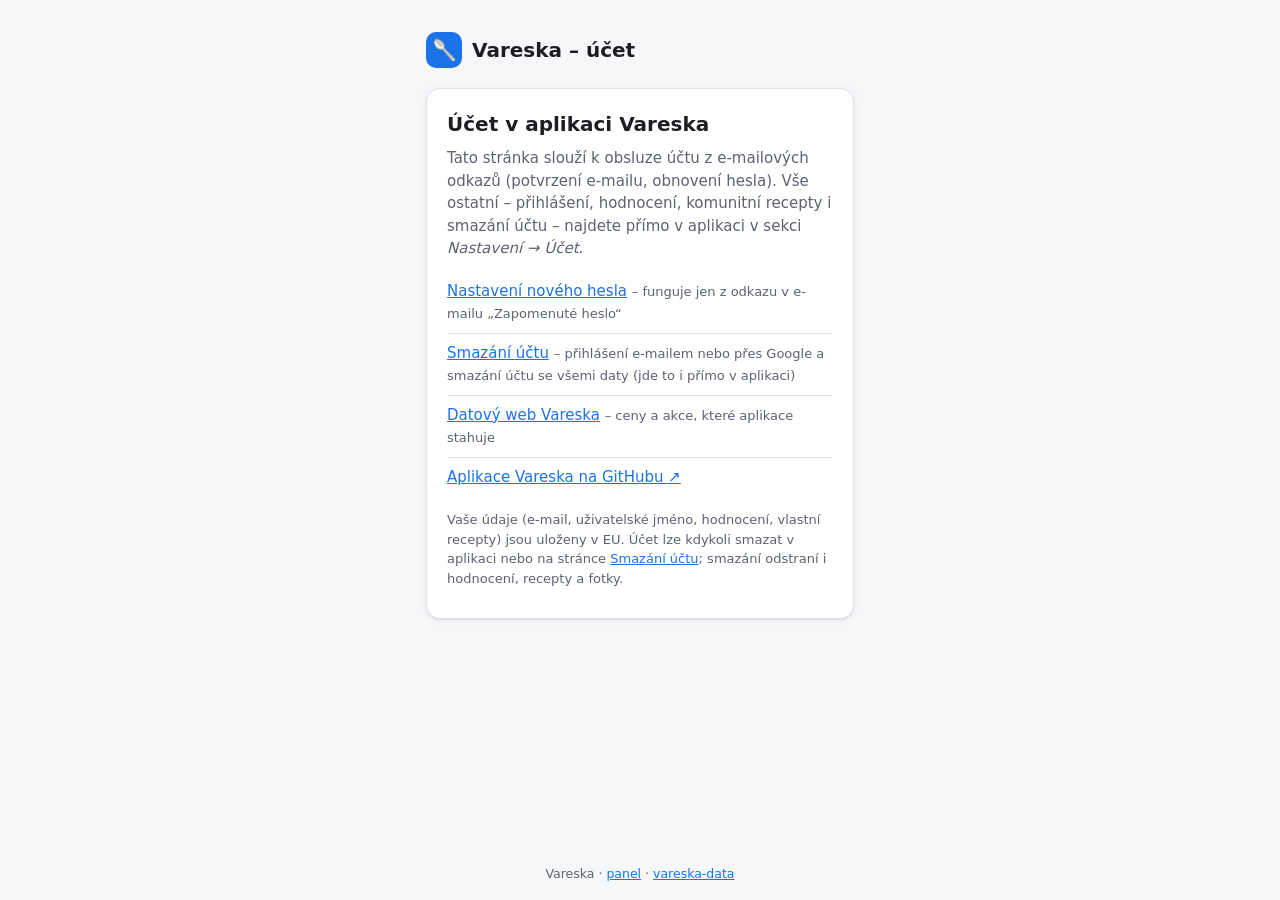
<file: docs/auth/index.html>
<!DOCTYPE html>
<html lang="cs">
<head>
<meta charset="utf-8">
<meta name="viewport" content="width=device-width, initial-scale=1">
<meta name="color-scheme" content="light dark">
<meta name="robots" content="noindex">
<title>Vareska – účet</title>
<link rel="stylesheet" href="auth.css">
</head>
<body>
<main>
  <div class="brand"><span class="logo" aria-hidden="true">🥄</span> Vareska – účet</div>
  <div class="card">
    <div id="notice"></div>
    <h1>Účet v aplikaci Vareska</h1>
    <p class="muted">Tato stránka slouží k obsluze účtu z e-mailových odkazů (potvrzení e-mailu, obnovení hesla).
      Vše ostatní – přihlášení, hodnocení, komunitní recepty i smazání účtu – najdete přímo v aplikaci
      v sekci <em>Nastavení → Účet</em>.</p>
    <ul class="links">
      <li><a href="reset.html">Nastavení nového hesla</a> <span class="muted small">– funguje jen z odkazu v e-mailu „Zapomenuté heslo“</span></li>
      <li><a href="delete.html">Smazání účtu</a> <span class="muted small">– přihlášení e‑mailem nebo přes Google a smazání účtu se všemi daty (jde to i přímo v aplikaci)</span></li>
      <li><a href="../">Datový web Vareska</a> <span class="muted small">– ceny a akce, které aplikace stahuje</span></li>
      <li><a href="https://github.com/stanislavmudra-hue/vareska" target="_blank" rel="noopener">Aplikace Vareska na GitHubu ↗</a></li>
    </ul>
    <p class="muted small" style="margin-top:14px">Vaše údaje (e-mail, uživatelské jméno, hodnocení, vlastní recepty) jsou uloženy v EU. Účet lze kdykoli smazat v aplikaci nebo na stránce <a href="delete.html">Smazání účtu</a>; smazání odstraní i hodnocení, recepty a fotky.</p>
  </div>
</main>
<footer>Vareska · <a href="../admin/">panel</a> · <a href="https://github.com/stanislavmudra-hue/vareska-data" target="_blank" rel="noopener">vareska-data</a></footer>
<script src="landing.js"></script>
</body>
</html>
</file>
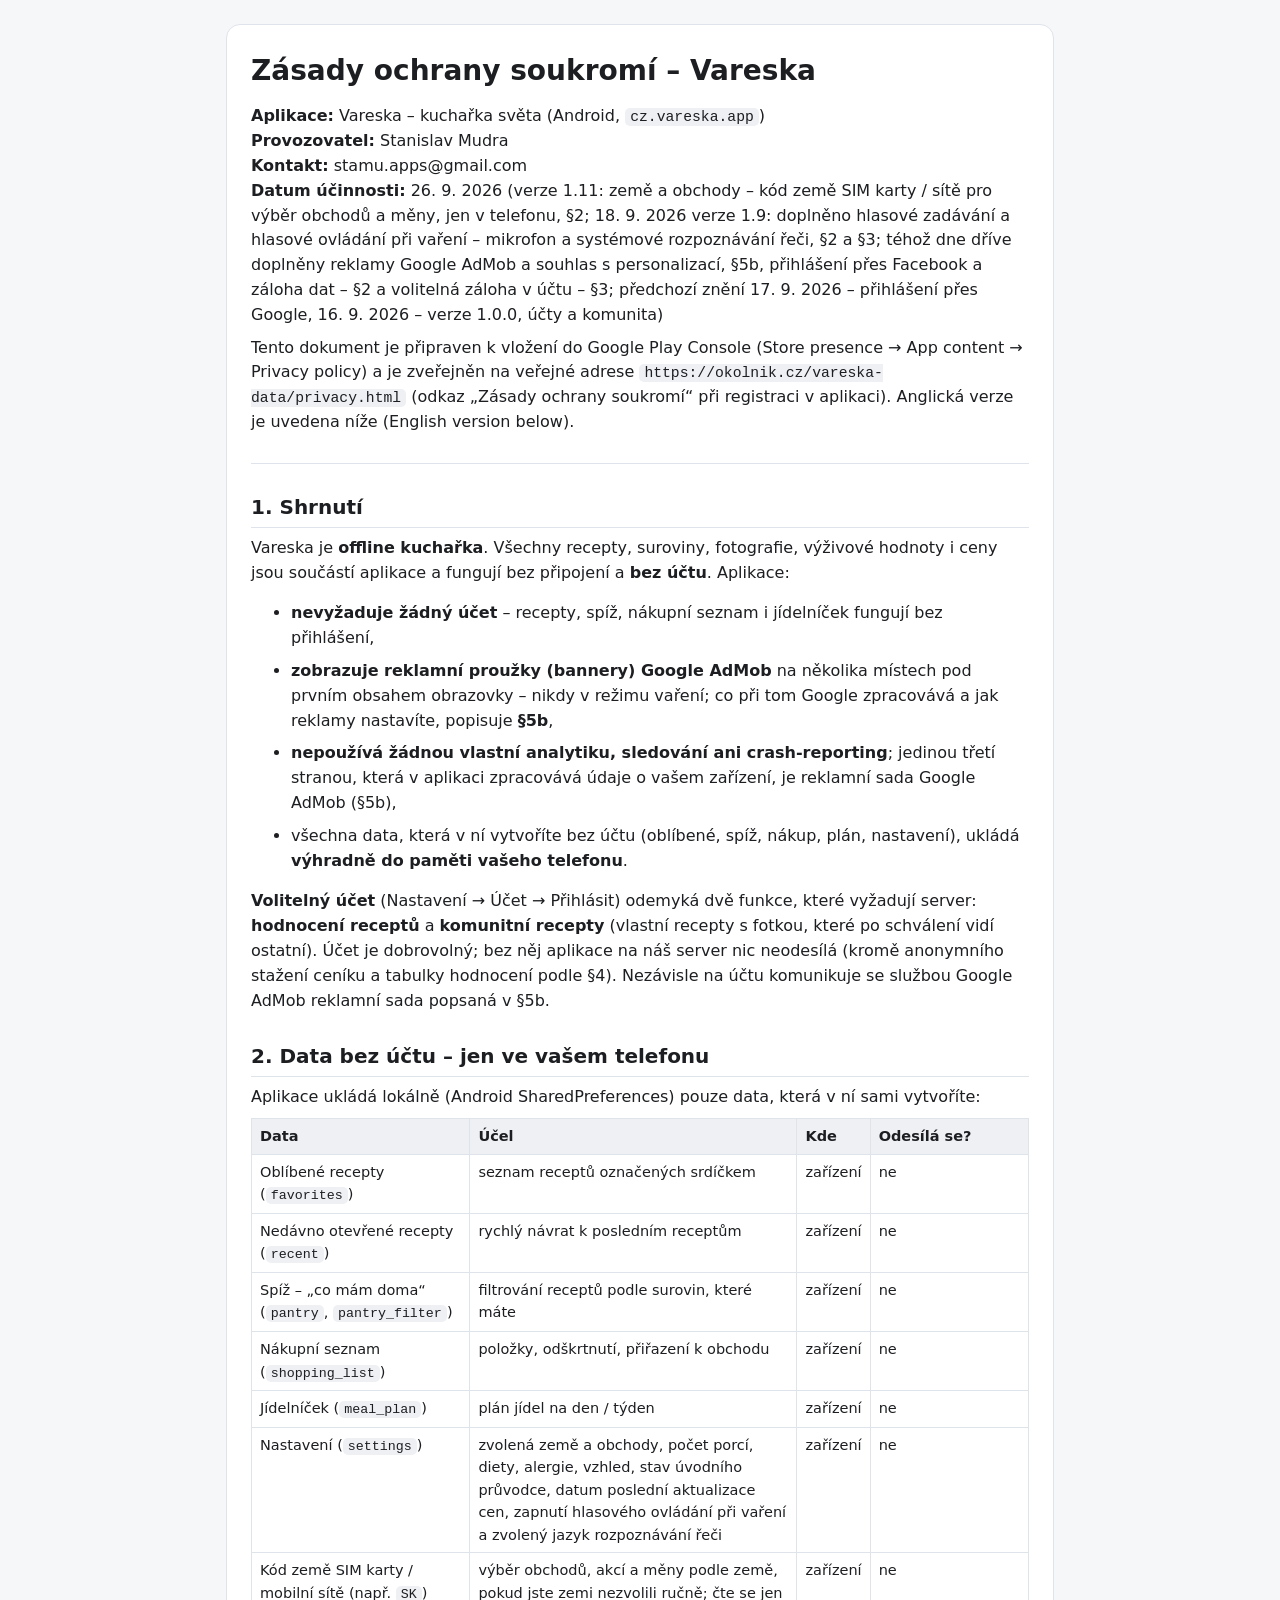
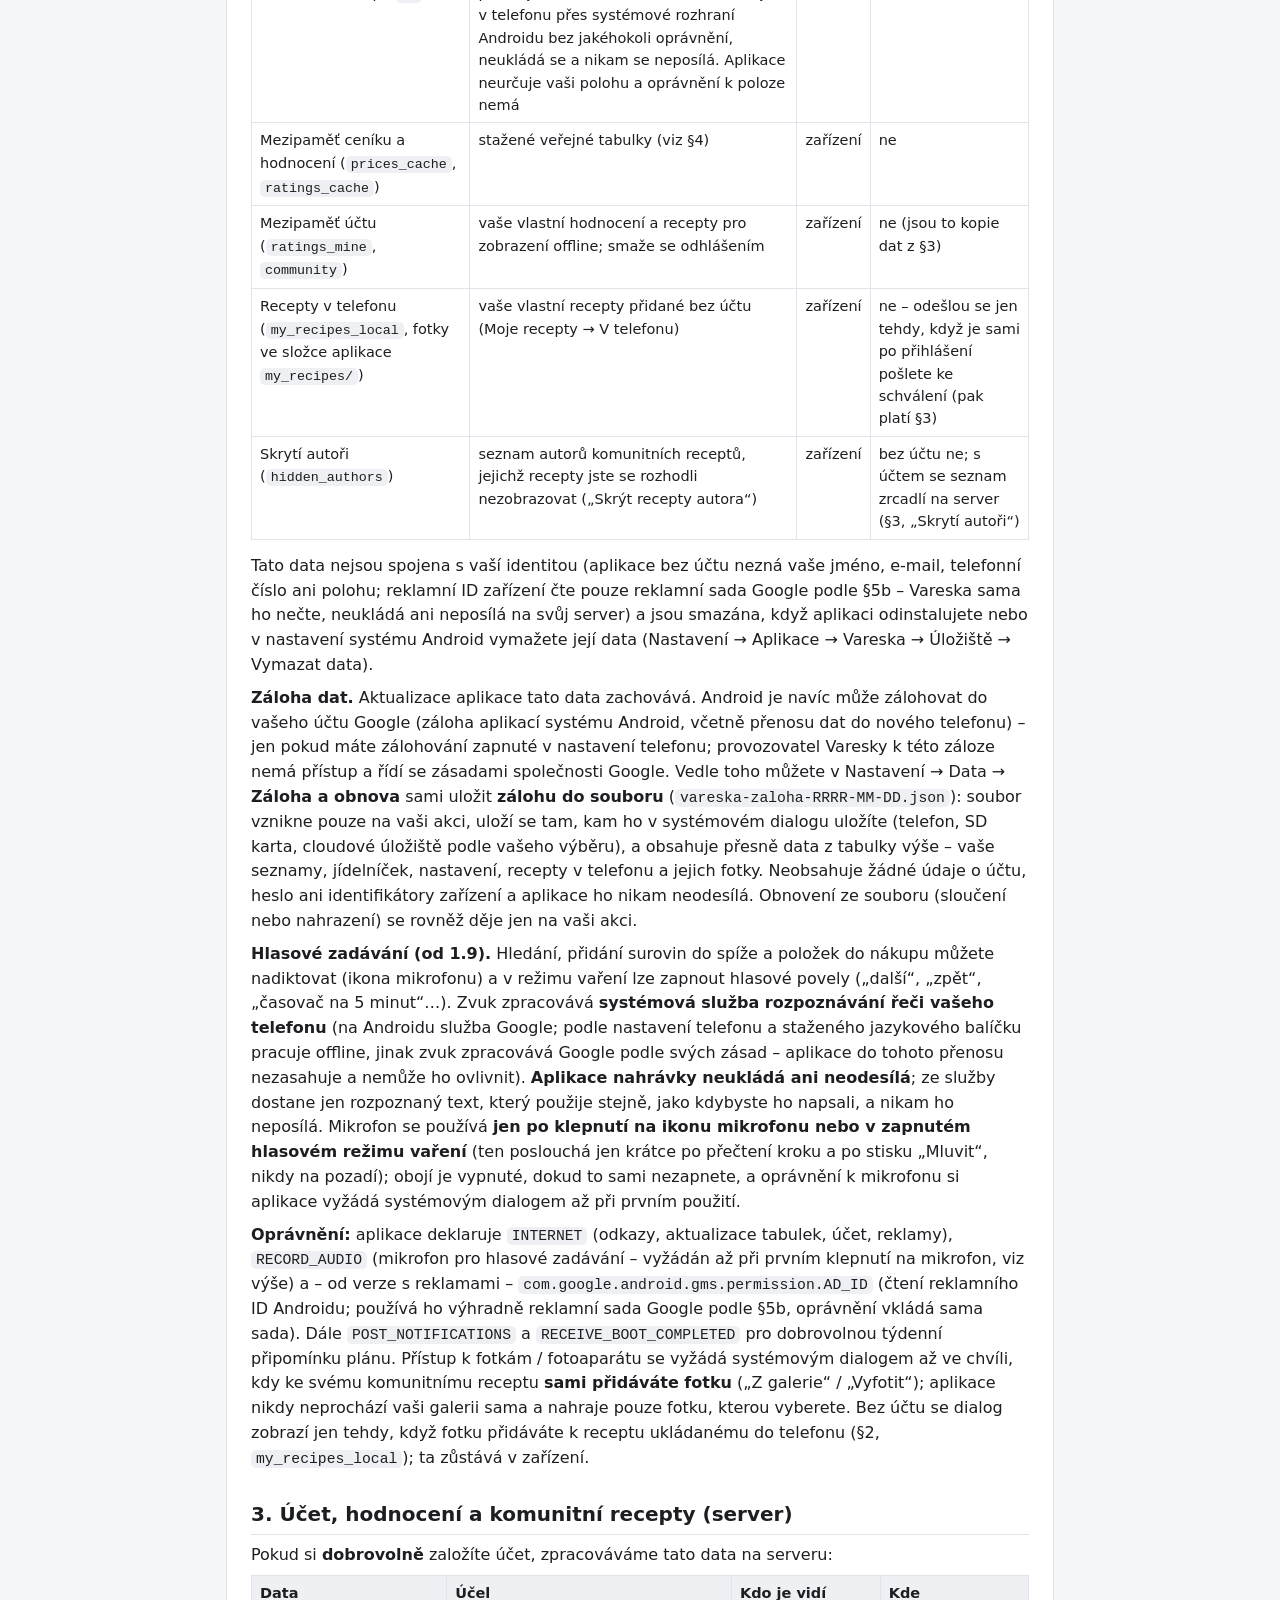
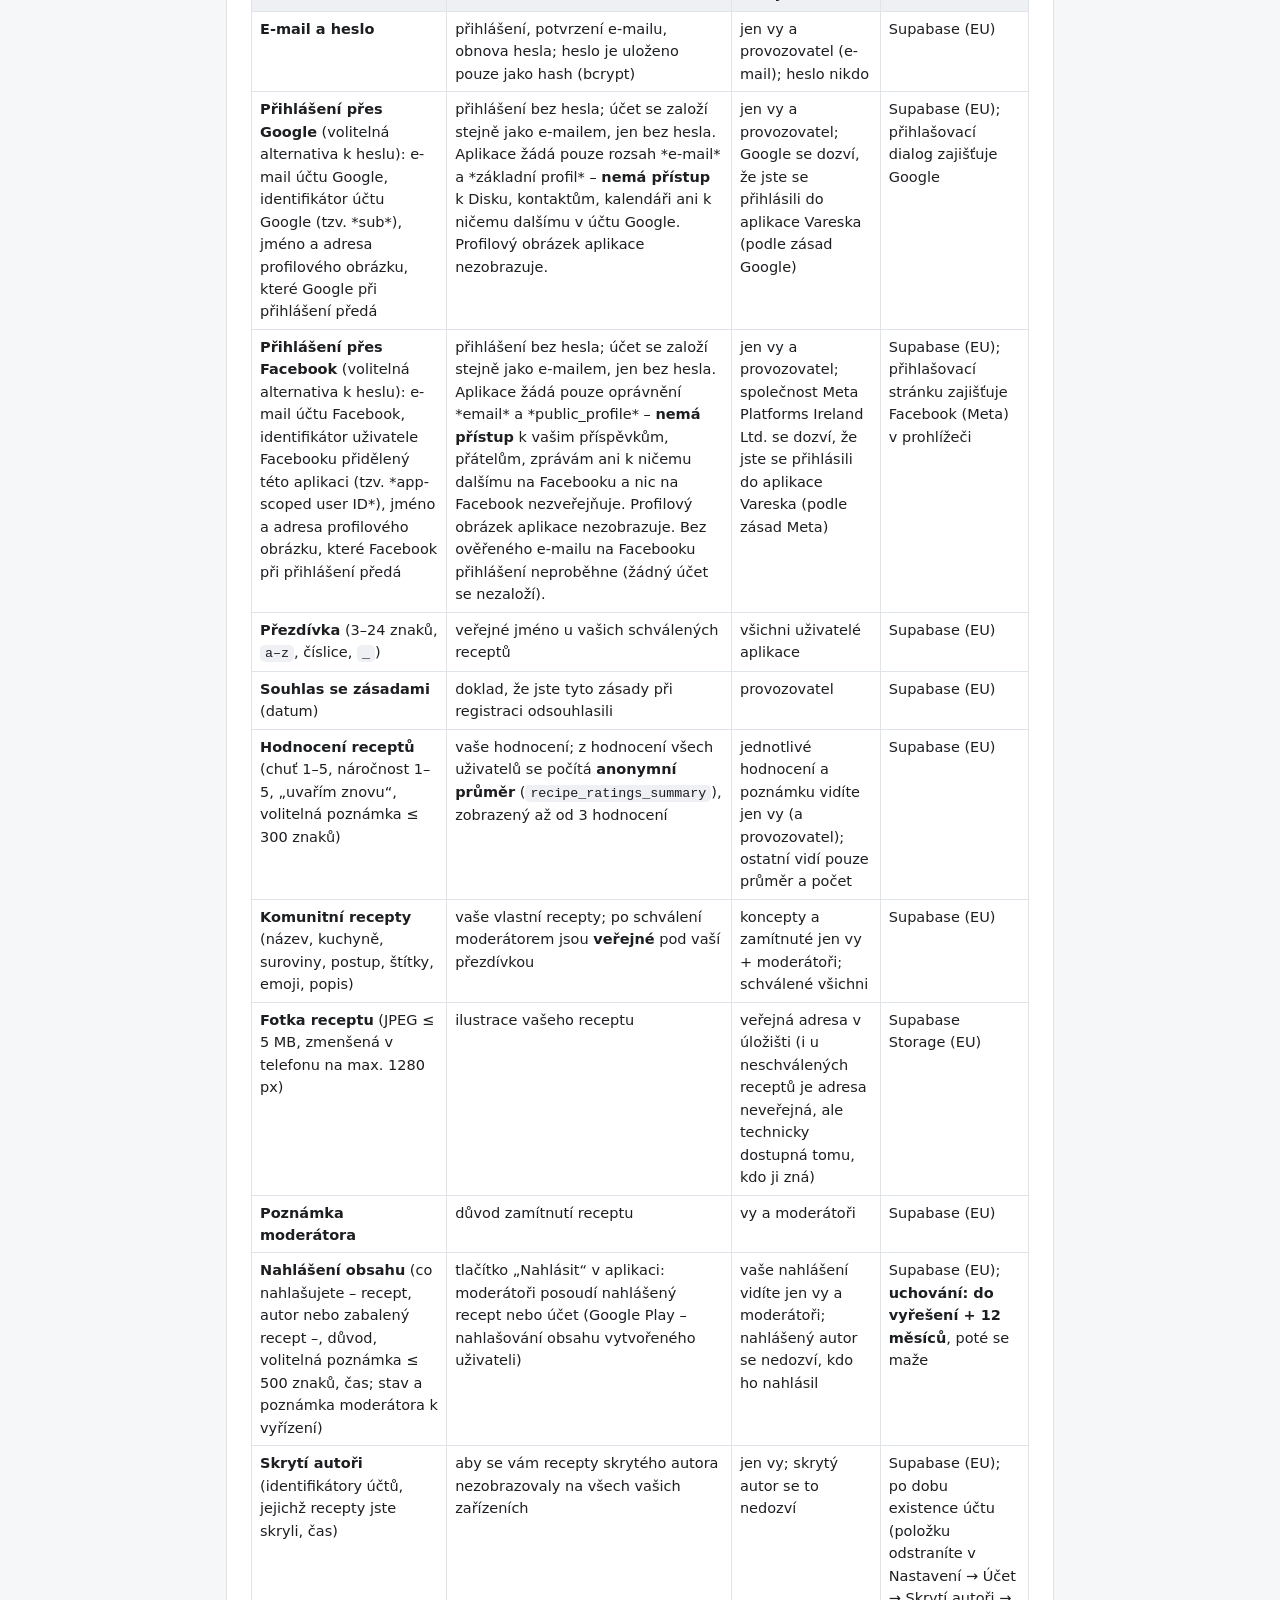
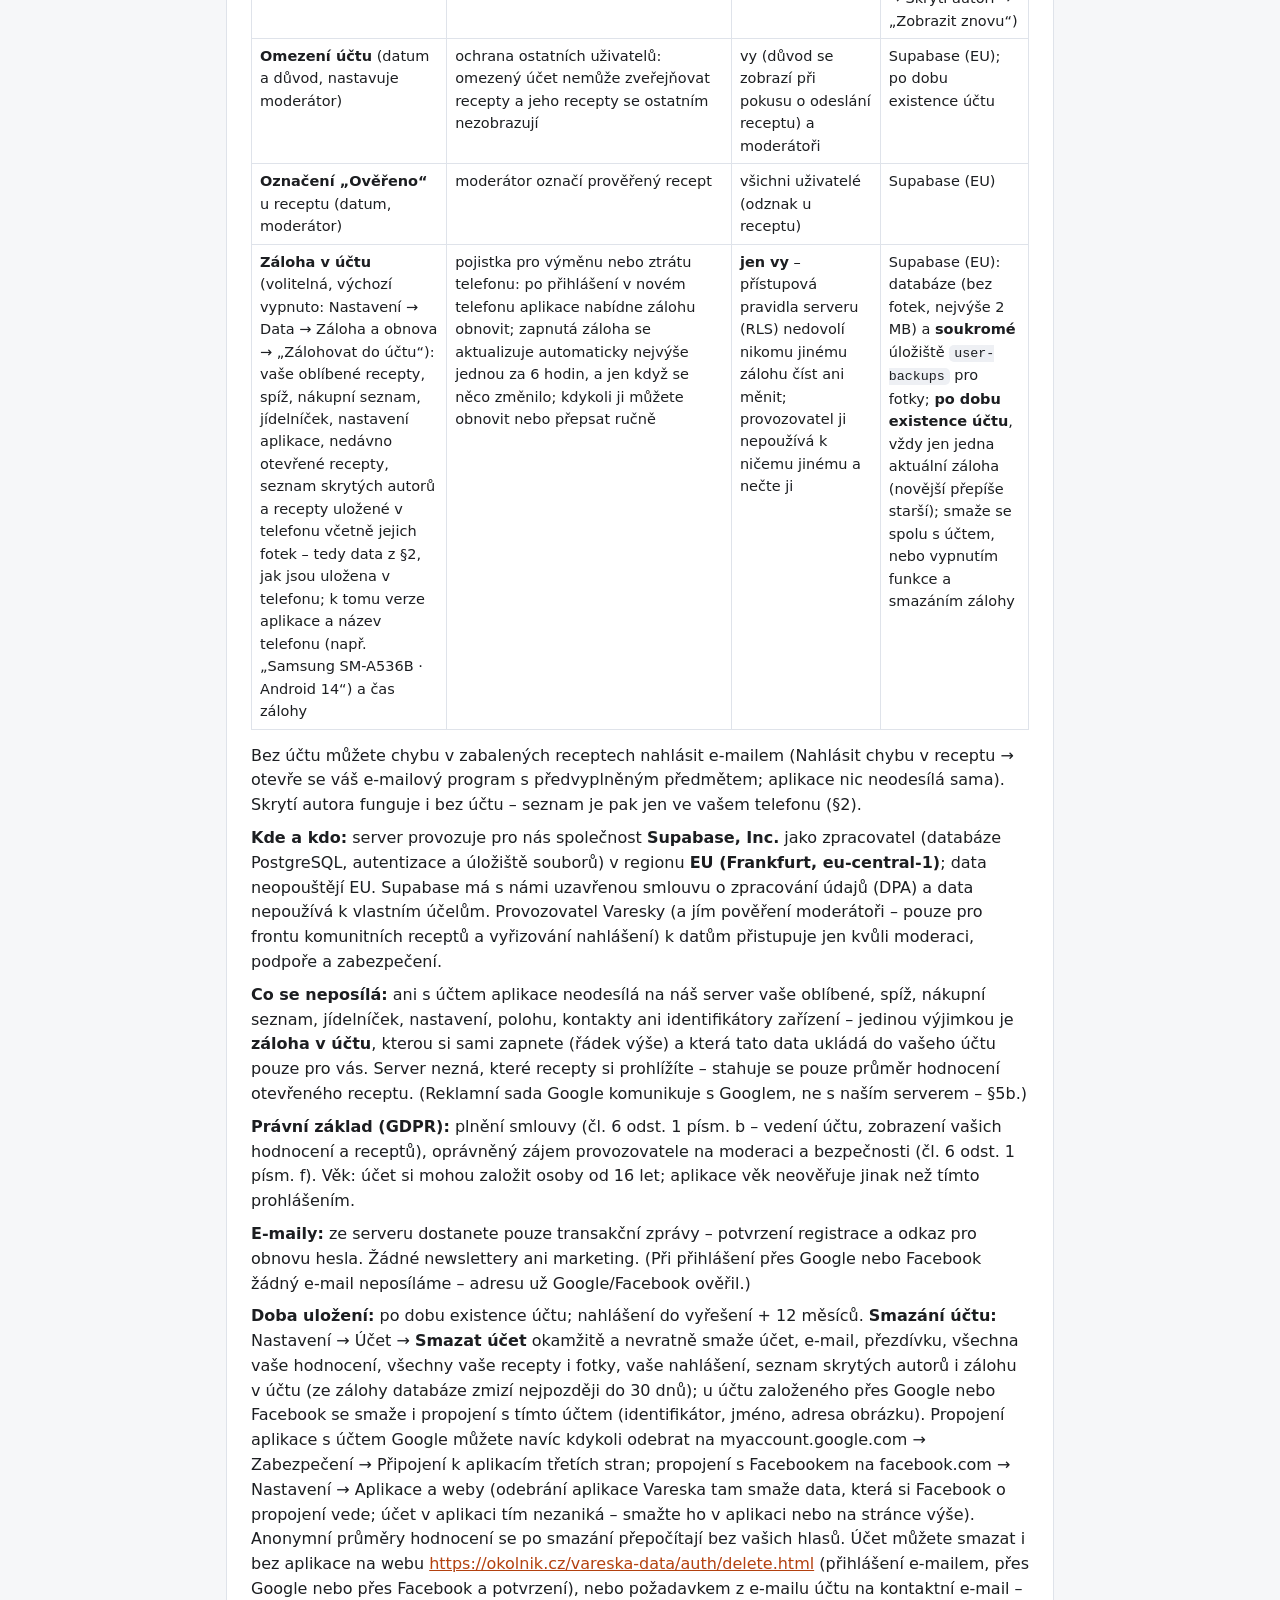
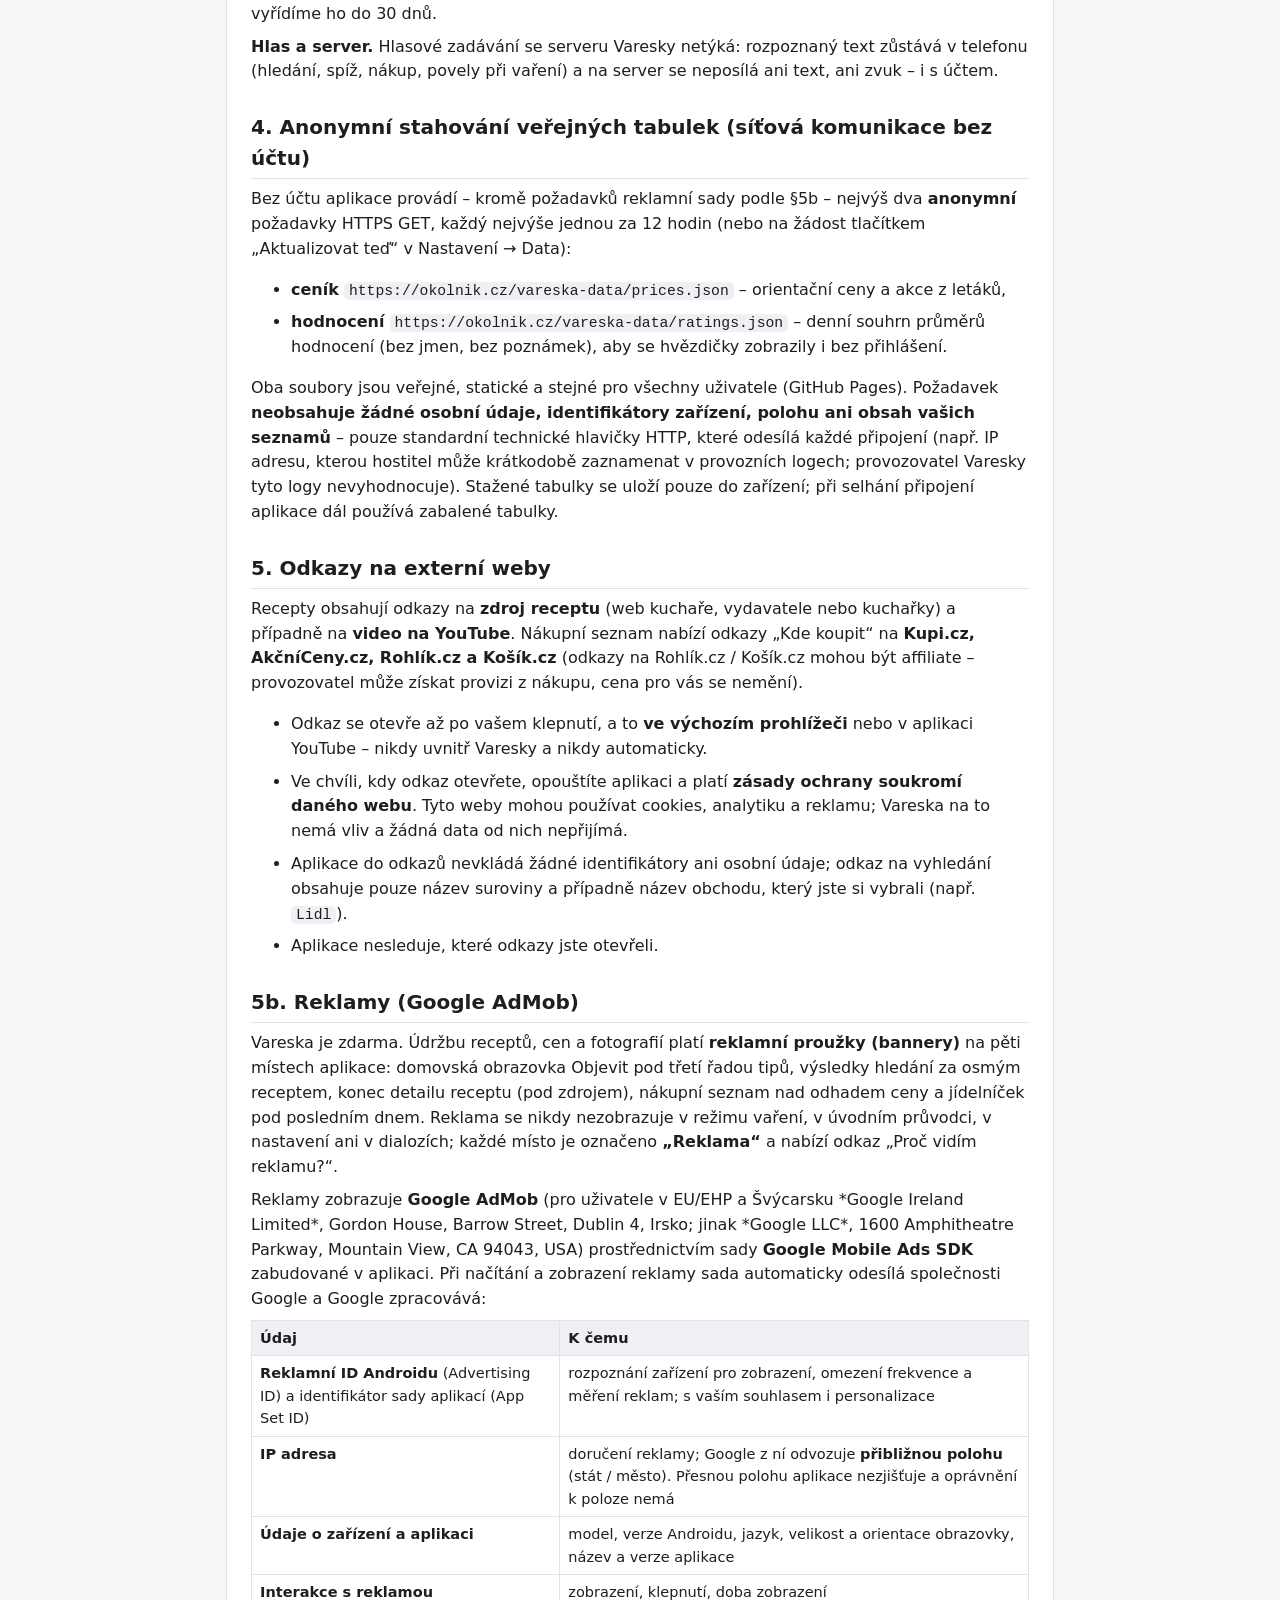
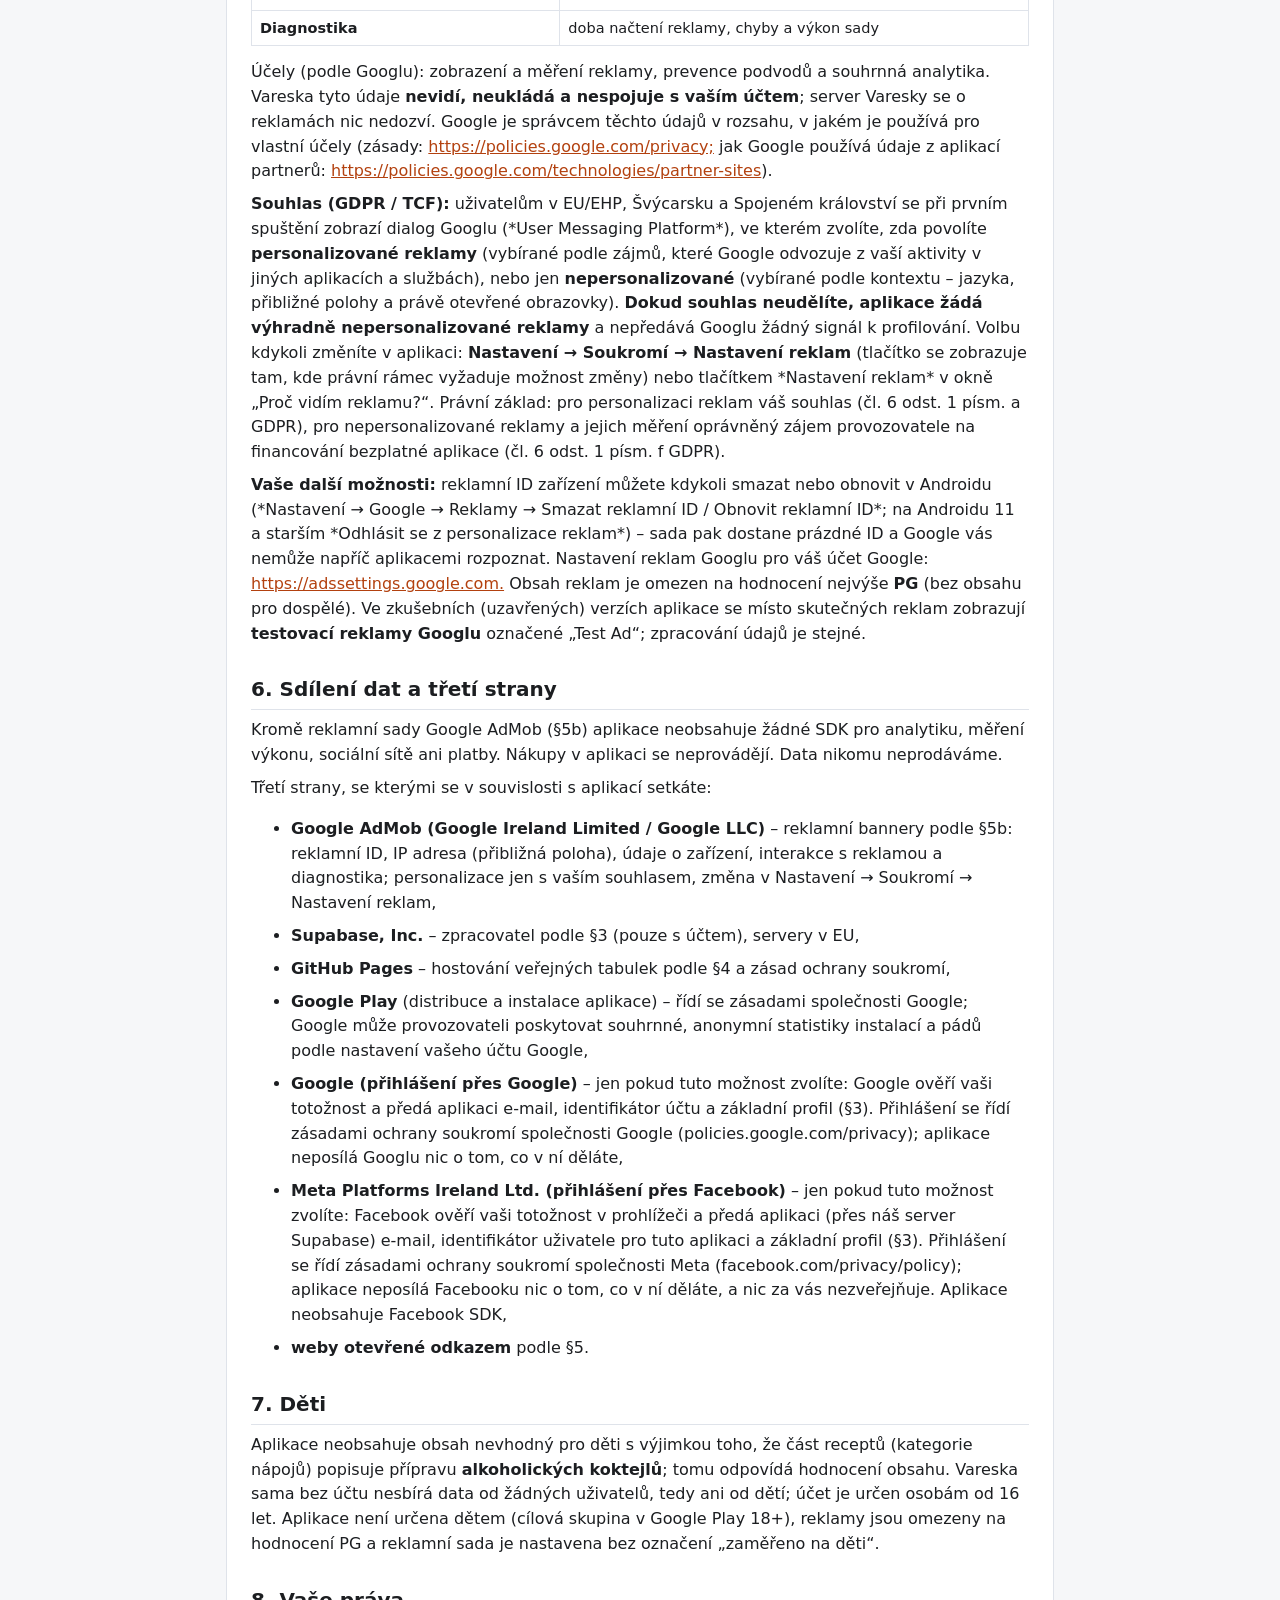
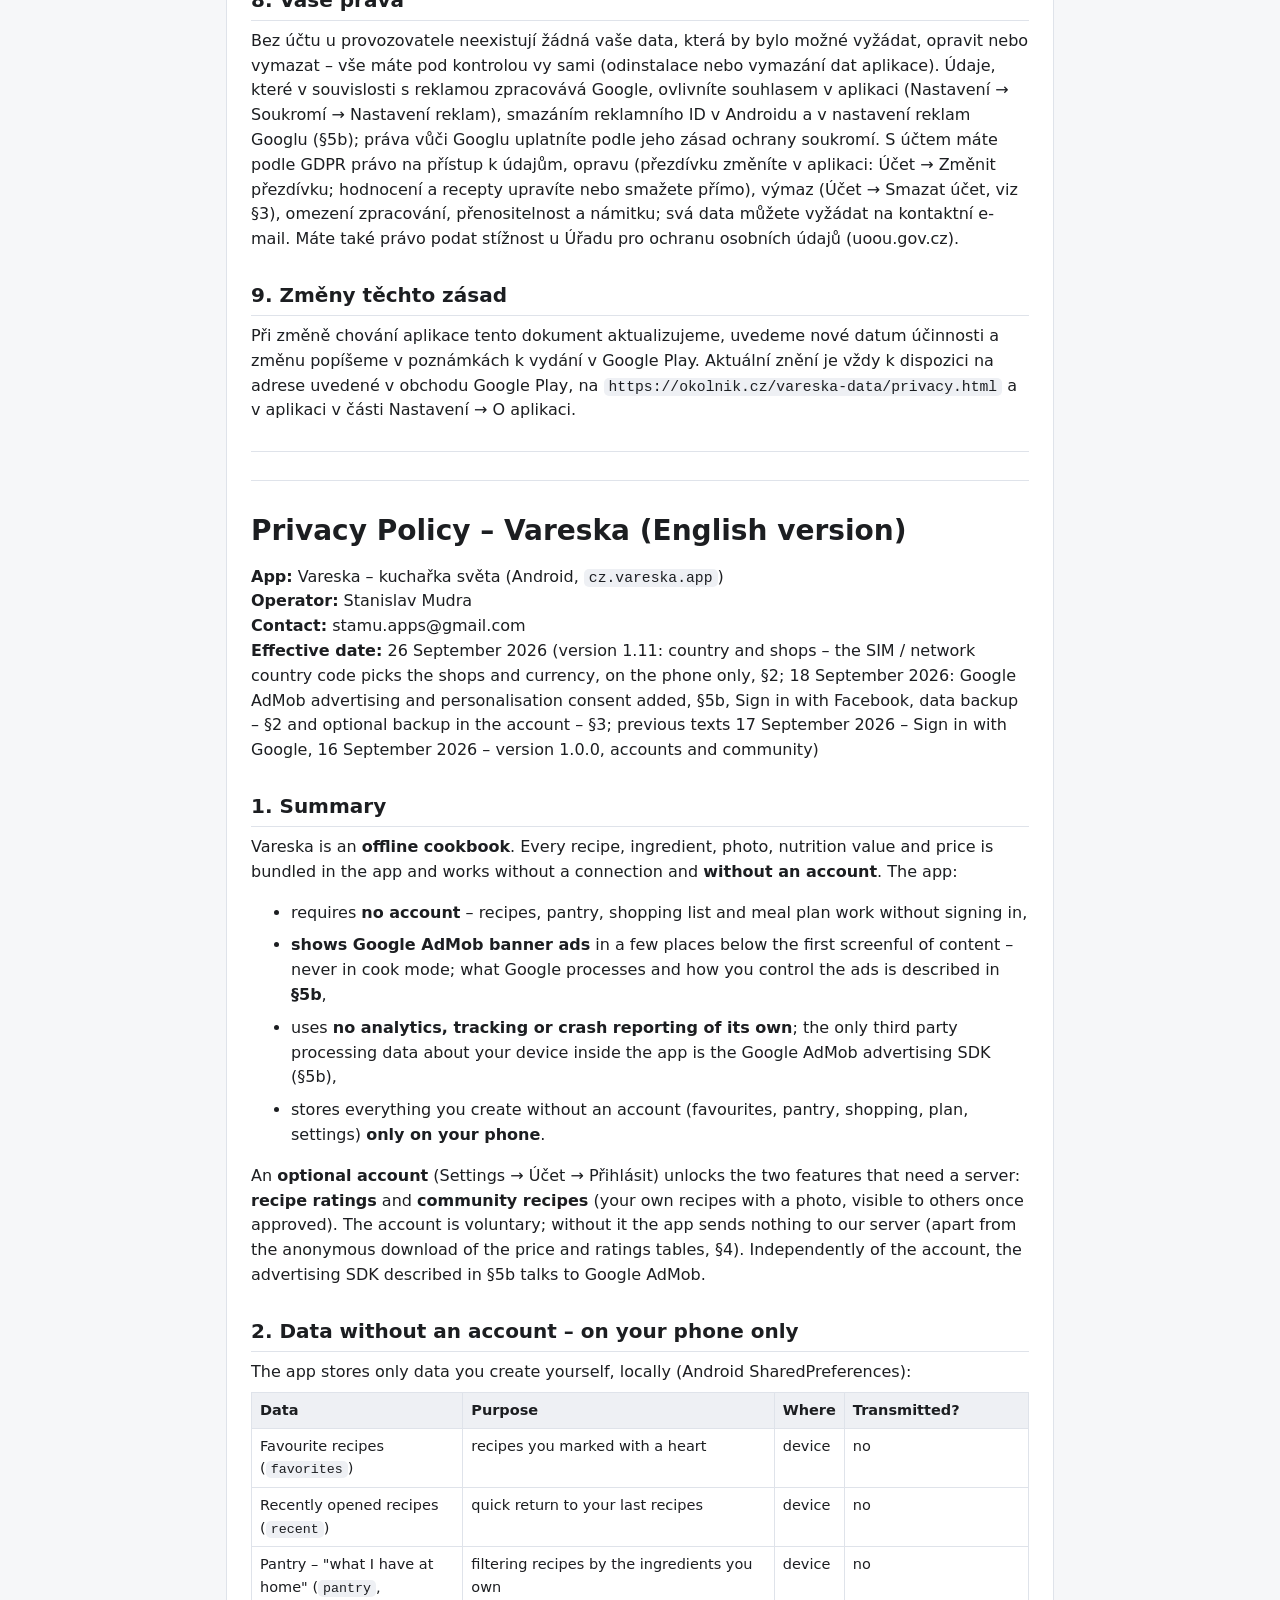
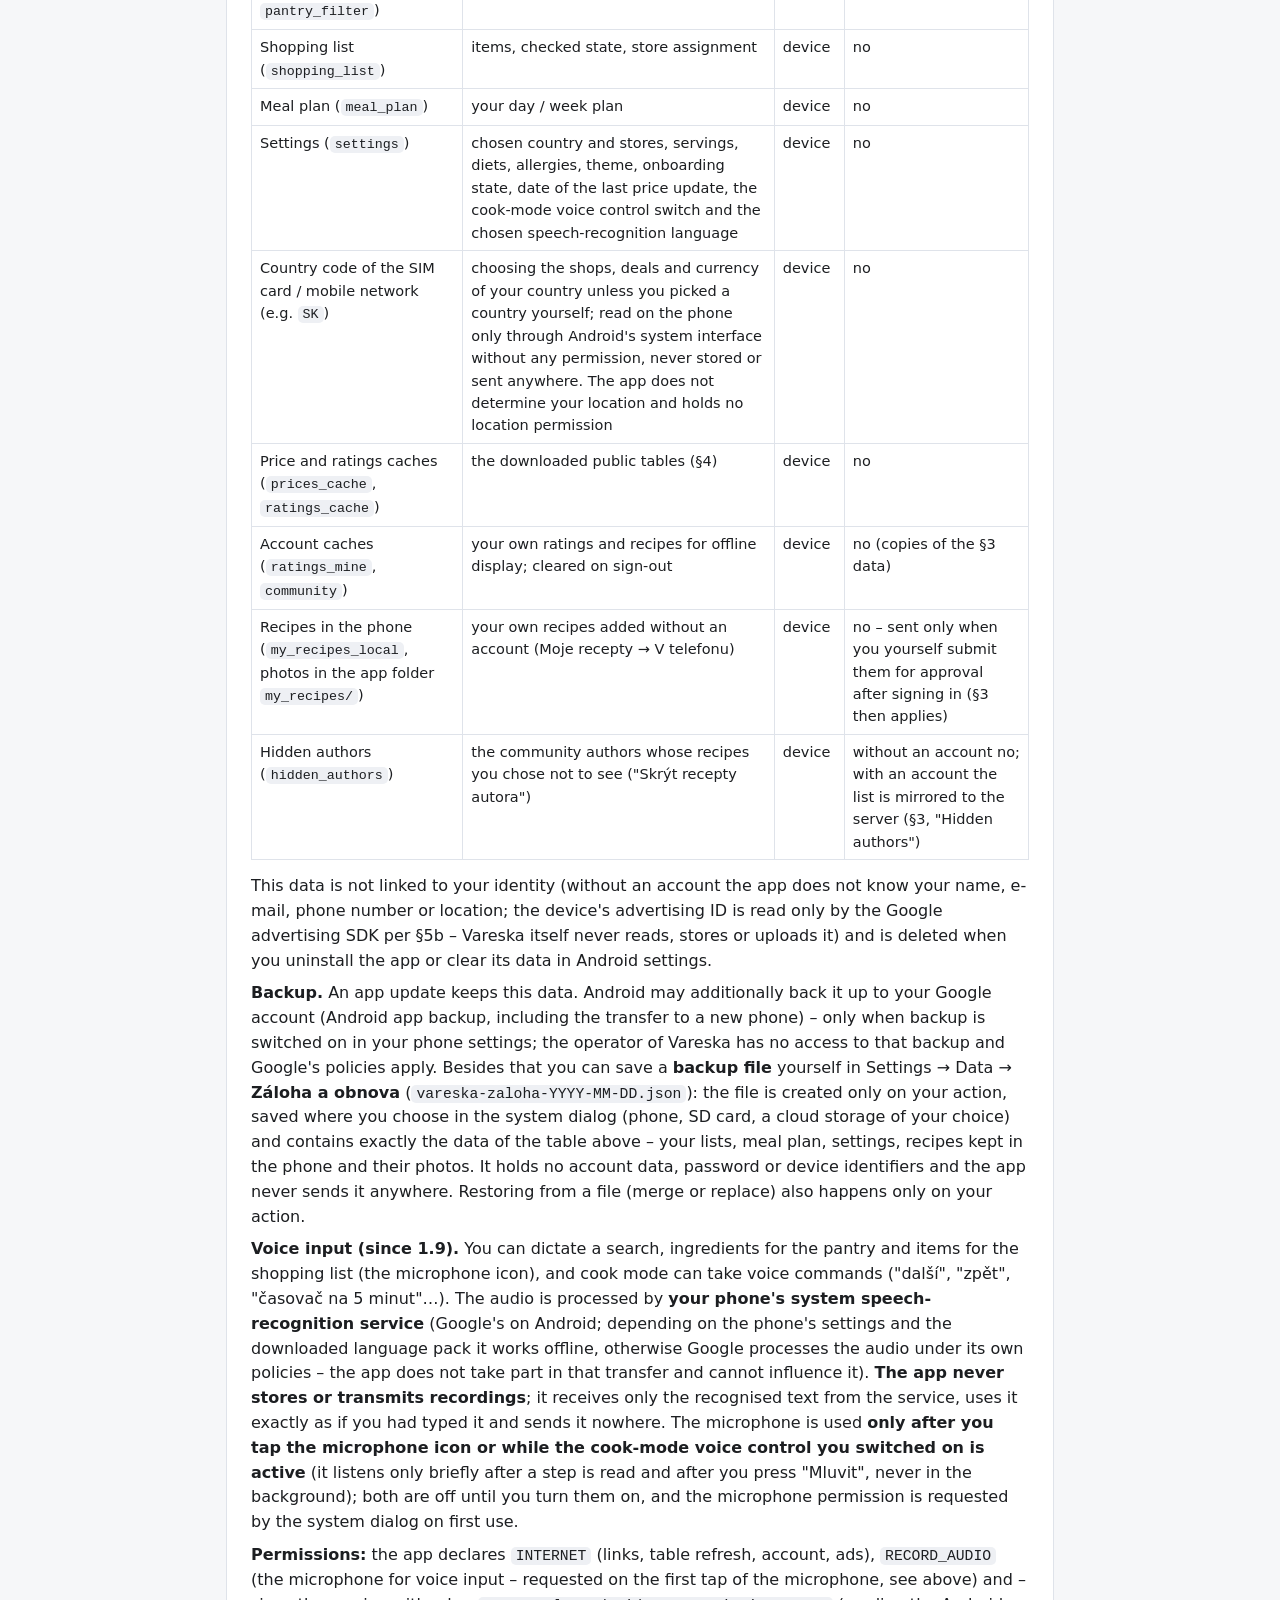
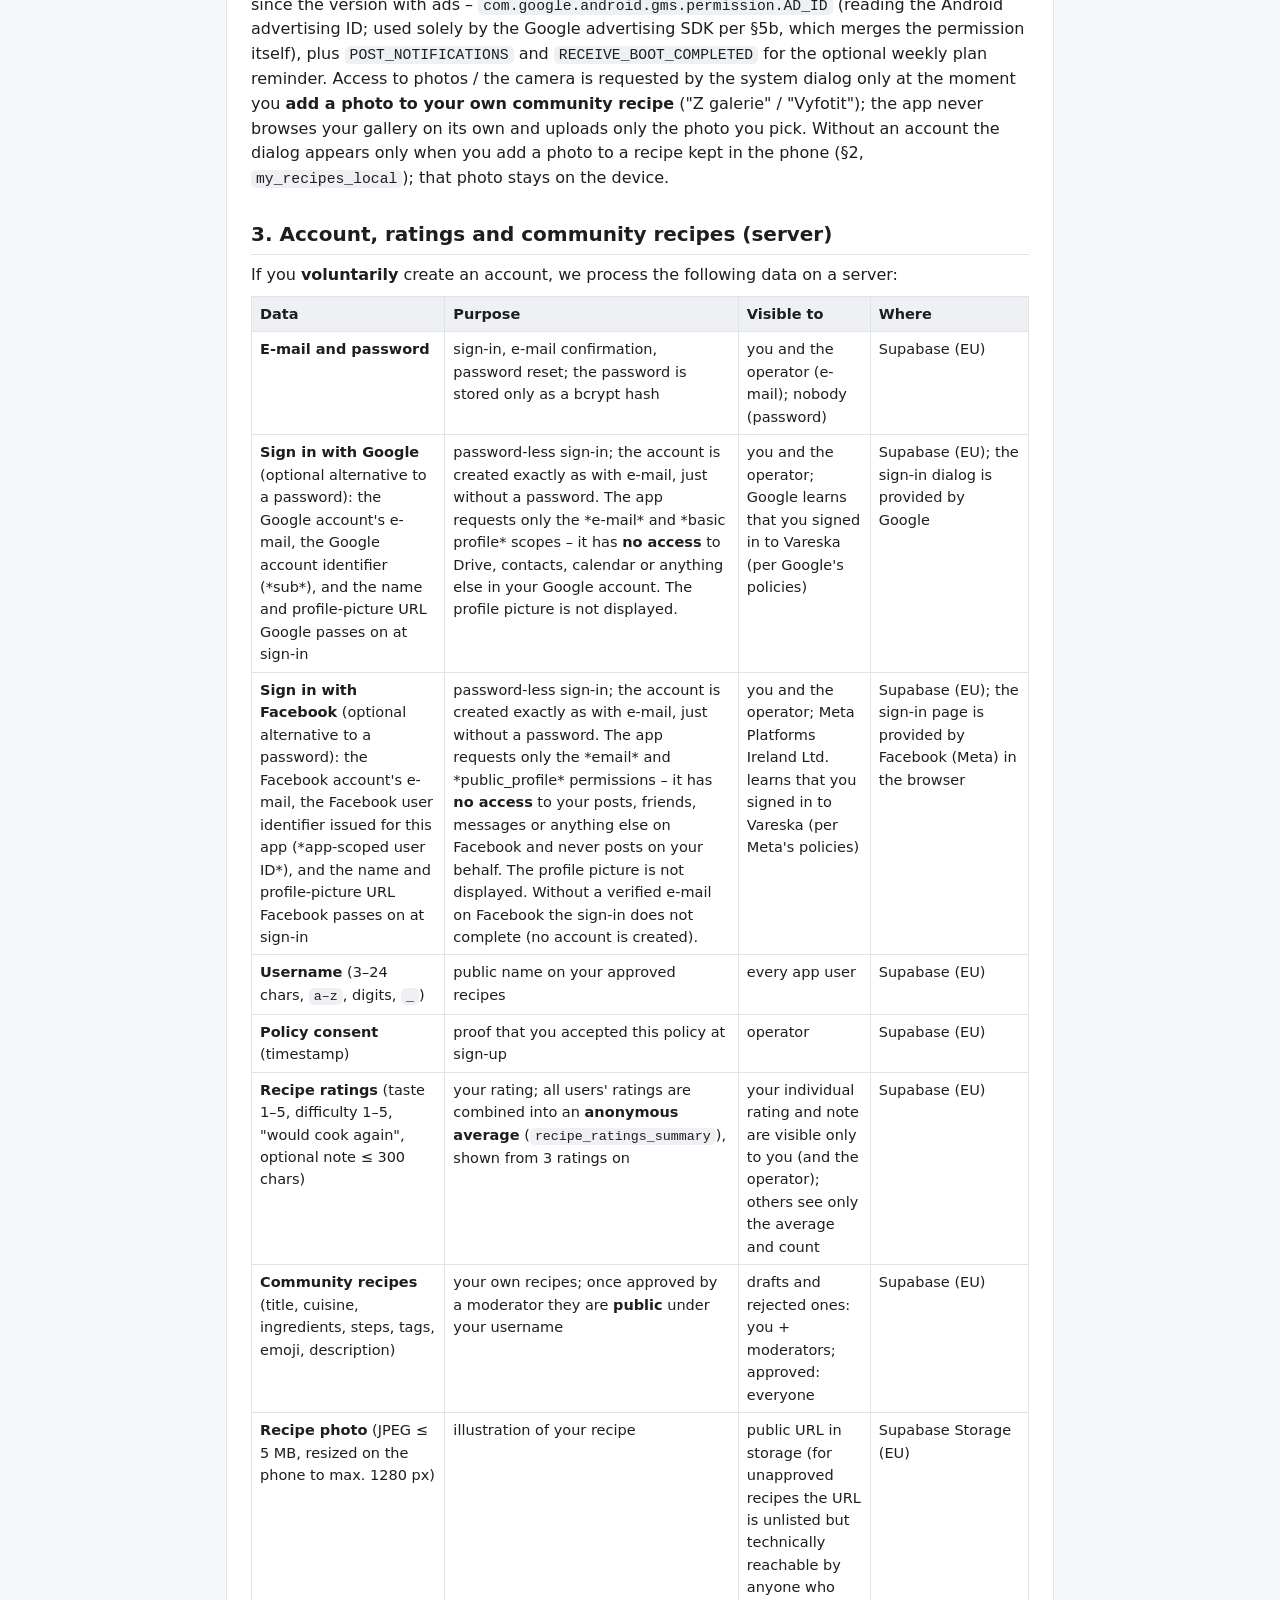
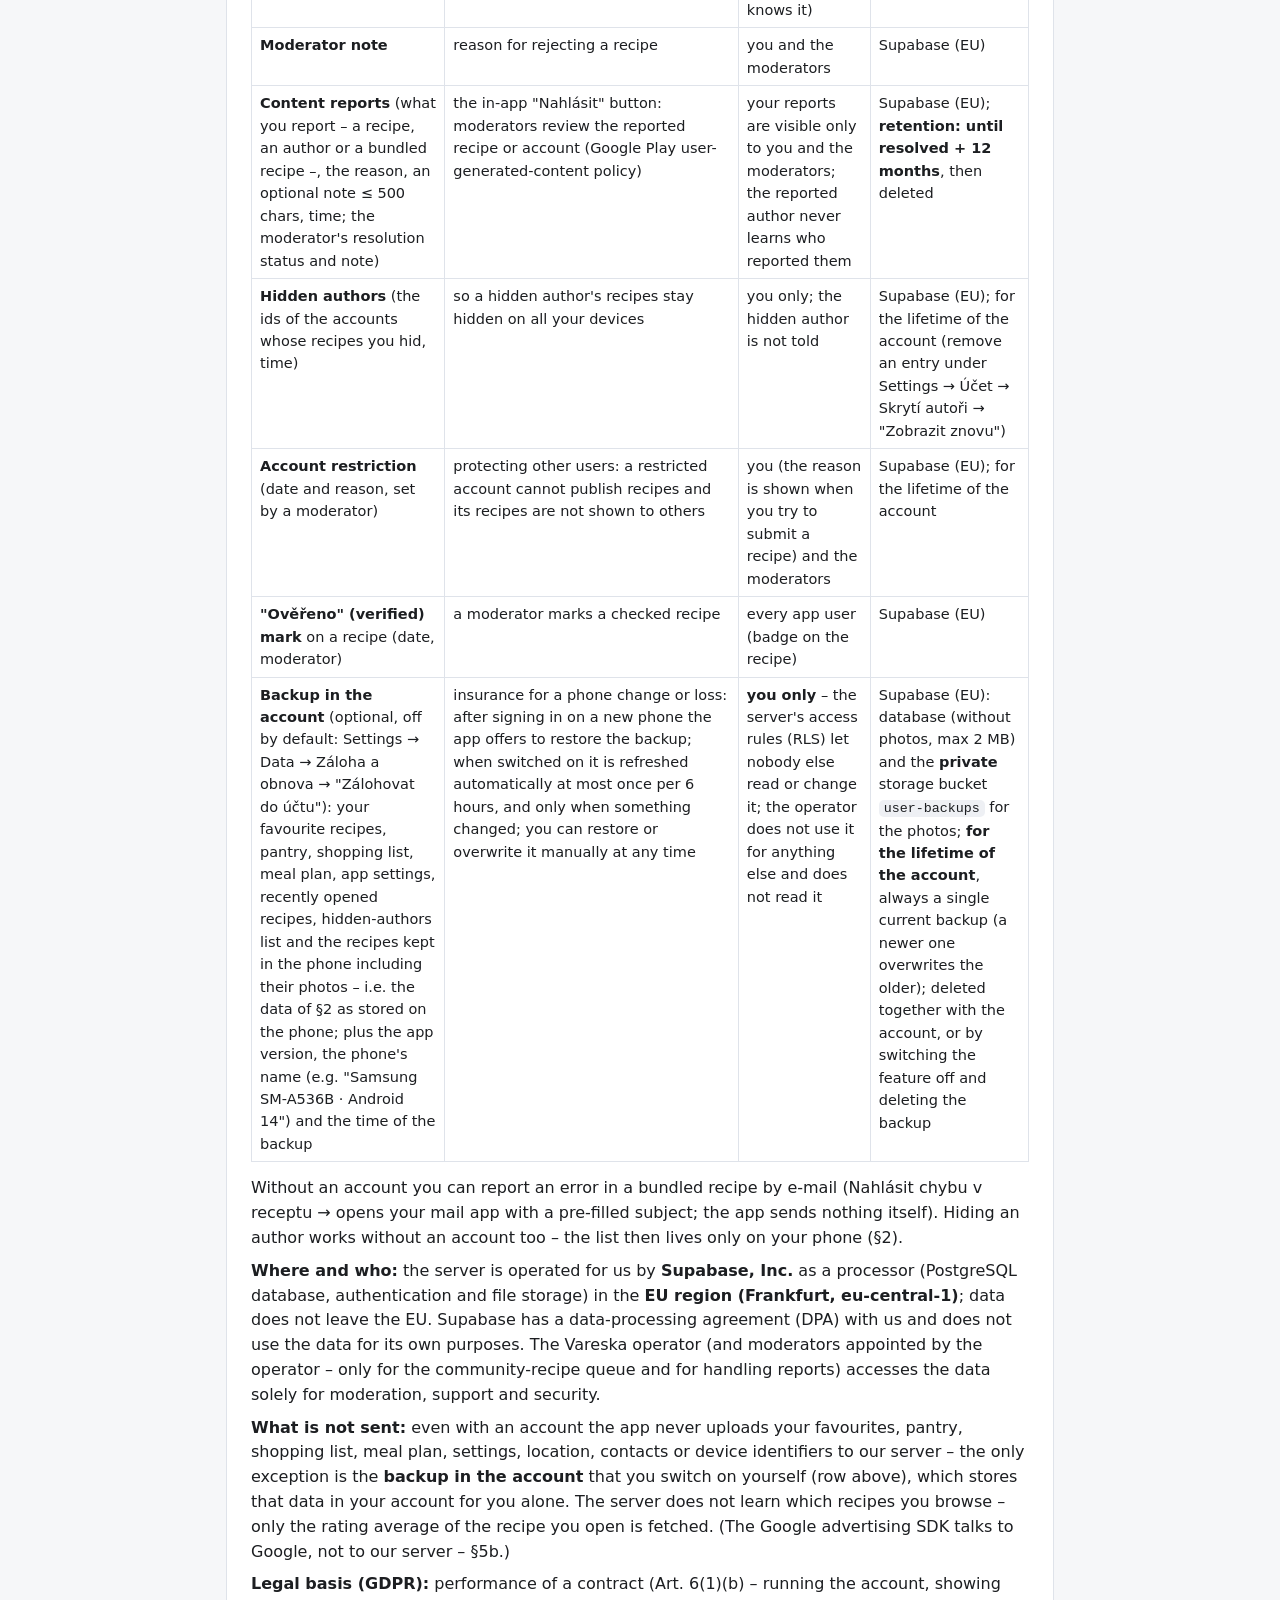
<file: docs/privacy.html>
<!DOCTYPE html>
<html lang="cs">
<head>
<meta charset="utf-8">
<meta name="viewport" content="width=device-width, initial-scale=1">
<meta name="color-scheme" content="light dark">
<title>Zásady ochrany soukromí – Vareska</title>
<style>
:root { --bg:#f6f7f9; --surface:#fff; --text:#1c1e21; --text-2:#5c6370; --border:#dfe3ea; --primary:#b3410f; --code:#eef0f4; }
@media (prefers-color-scheme: dark) { :root { --bg:#121417; --surface:#1c1f24; --text:#e8eaed; --text-2:#9aa0a6; --border:#343a43; --primary:#f2a07b; --code:#262a31; } }
* { box-sizing: border-box; }
body { margin:0; font-family:"Segoe UI", Roboto, system-ui, sans-serif; font-size:16px; line-height:1.55; color:var(--text); background:var(--bg); }
main { max-width: 860px; margin: 0 auto; padding: 24px 16px 48px; }
article { background: var(--surface); border:1px solid var(--border); border-radius:14px; padding: 24px; }
h1 { font-size: 28px; margin: 0 0 12px; }
h2 { font-size: 20px; margin: 28px 0 8px; border-bottom: 1px solid var(--border); padding-bottom: 4px; }
p, li { margin: 0 0 8px; }
a { color: var(--primary); }
code { background: var(--code); padding: 1px 5px; border-radius: 5px; font-size: .92em; }
table { border-collapse: collapse; width: 100%; margin: 8px 0 14px; font-size: 14.5px; display:block; overflow-x:auto; }
th, td { border: 1px solid var(--border); padding: 6px 8px; text-align: left; vertical-align: top; }
th { background: var(--code); }
hr { border: 0; border-top: 1px solid var(--border); margin: 28px 0; }
footer { text-align:center; color: var(--text-2); font-size: 13px; padding: 12px; }
</style>
</head>
<body>
<main>
<article>
<h1>Zásady ochrany soukromí – Vareska</h1>
<p><strong>Aplikace:</strong> Vareska – kuchařka světa (Android, <code>cz.vareska.app</code>)<br><strong>Provozovatel:</strong> Stanislav Mudra<br><strong>Kontakt:</strong> stamu.apps@gmail.com<br><strong>Datum účinnosti:</strong> 26. 9. 2026 (verze 1.11: země a obchody – kód země SIM karty / sítě pro výběr obchodů a měny, jen v telefonu, §2; 18. 9. 2026 verze 1.9: doplněno hlasové zadávání a hlasové ovládání při vaření – mikrofon a systémové rozpoznávání řeči, §2 a §3; téhož dne dříve doplněny reklamy Google AdMob a souhlas s personalizací, §5b, přihlášení přes Facebook a záloha dat – §2 a volitelná záloha v účtu – §3; předchozí znění 17. 9. 2026 – přihlášení přes Google, 16. 9. 2026 – verze 1.0.0, účty a komunita)</p>
<p>Tento dokument je připraven k vložení do Google Play Console (Store presence → App content → Privacy policy) a je zveřejněn na veřejné adrese <code>https://okolnik.cz/vareska-data/privacy.html</code> (odkaz „Zásady ochrany soukromí“ při registraci v aplikaci). Anglická verze je uvedena níže (English version below).</p>
<hr>
<h2>1. Shrnutí</h2>
<p>Vareska je <strong>offline kuchařka</strong>. Všechny recepty, suroviny, fotografie, výživové hodnoty i ceny jsou součástí aplikace a fungují bez připojení a <strong>bez účtu</strong>. Aplikace:</p>
<ul><li><strong>nevyžaduje žádný účet</strong> – recepty, spíž, nákupní seznam i jídelníček fungují bez přihlášení,</li><li><strong>zobrazuje reklamní proužky (bannery) Google AdMob</strong> na několika místech pod prvním obsahem obrazovky – nikdy v režimu vaření; co při tom Google zpracovává a jak reklamy nastavíte, popisuje <strong>§5b</strong>,</li><li><strong>nepoužívá žádnou vlastní analytiku, sledování ani crash-reporting</strong>; jedinou třetí stranou, která v aplikaci zpracovává údaje o vašem zařízení, je reklamní sada Google AdMob (§5b),</li><li>všechna data, která v ní vytvoříte bez účtu (oblíbené, spíž, nákup, plán, nastavení), ukládá <strong>výhradně do paměti vašeho telefonu</strong>.</li></ul>
<p><strong>Volitelný účet</strong> (Nastavení → Účet → Přihlásit) odemyká dvě funkce, které vyžadují server: <strong>hodnocení receptů</strong> a <strong>komunitní recepty</strong> (vlastní recepty s fotkou, které po schválení vidí ostatní). Účet je dobrovolný; bez něj aplikace na náš server nic neodesílá (kromě anonymního stažení ceníku a tabulky hodnocení podle §4). Nezávisle na účtu komunikuje se službou Google AdMob reklamní sada popsaná v §5b.</p>
<h2>2. Data bez účtu – jen ve vašem telefonu</h2>
<p>Aplikace ukládá lokálně (Android SharedPreferences) pouze data, která v ní sami vytvoříte:</p>
<table><thead><tr><th>Data</th><th>Účel</th><th>Kde</th><th>Odesílá se?</th></tr></thead><tbody><tr><td>Oblíbené recepty (<code>favorites</code>)</td><td>seznam receptů označených srdíčkem</td><td>zařízení</td><td>ne</td></tr><tr><td>Nedávno otevřené recepty (<code>recent</code>)</td><td>rychlý návrat k posledním receptům</td><td>zařízení</td><td>ne</td></tr><tr><td>Spíž – „co mám doma“ (<code>pantry</code>, <code>pantry_filter</code>)</td><td>filtrování receptů podle surovin, které máte</td><td>zařízení</td><td>ne</td></tr><tr><td>Nákupní seznam (<code>shopping_list</code>)</td><td>položky, odškrtnutí, přiřazení k obchodu</td><td>zařízení</td><td>ne</td></tr><tr><td>Jídelníček (<code>meal_plan</code>)</td><td>plán jídel na den / týden</td><td>zařízení</td><td>ne</td></tr><tr><td>Nastavení (<code>settings</code>)</td><td>zvolená země a obchody, počet porcí, diety, alergie, vzhled, stav úvodního průvodce, datum poslední aktualizace cen, zapnutí hlasového ovládání při vaření a zvolený jazyk rozpoznávání řeči</td><td>zařízení</td><td>ne</td></tr><tr><td>Kód země SIM karty / mobilní sítě (např. <code>SK</code>)</td><td>výběr obchodů, akcí a měny podle země, pokud jste zemi nezvolili ručně; čte se jen v telefonu přes systémové rozhraní Androidu bez jakéhokoli oprávnění, neukládá se a nikam se neposílá. Aplikace neurčuje vaši polohu a oprávnění k poloze nemá</td><td>zařízení</td><td>ne</td></tr><tr><td>Mezipaměť ceníku a hodnocení (<code>prices_cache</code>, <code>ratings_cache</code>)</td><td>stažené veřejné tabulky (viz §4)</td><td>zařízení</td><td>ne</td></tr><tr><td>Mezipaměť účtu (<code>ratings_mine</code>, <code>community</code>)</td><td>vaše vlastní hodnocení a recepty pro zobrazení offline; smaže se odhlášením</td><td>zařízení</td><td>ne (jsou to kopie dat z §3)</td></tr><tr><td>Recepty v telefonu (<code>my_recipes_local</code>, fotky ve složce aplikace <code>my_recipes/</code>)</td><td>vaše vlastní recepty přidané bez účtu (Moje recepty → V telefonu)</td><td>zařízení</td><td>ne – odešlou se jen tehdy, když je sami po přihlášení pošlete ke schválení (pak platí §3)</td></tr><tr><td>Skrytí autoři (<code>hidden_authors</code>)</td><td>seznam autorů komunitních receptů, jejichž recepty jste se rozhodli nezobrazovat („Skrýt recepty autora“)</td><td>zařízení</td><td>bez účtu ne; s účtem se seznam zrcadlí na server (§3, „Skrytí autoři“)</td></tr></tbody></table>
<p>Tato data nejsou spojena s vaší identitou (aplikace bez účtu nezná vaše jméno, e-mail, telefonní číslo ani polohu; reklamní ID zařízení čte pouze reklamní sada Google podle §5b – Vareska sama ho nečte, neukládá ani neposílá na svůj server) a jsou smazána, když aplikaci odinstalujete nebo v nastavení systému Android vymažete její data (Nastavení → Aplikace → Vareska → Úložiště → Vymazat data).</p>
<p><strong>Záloha dat.</strong> Aktualizace aplikace tato data zachovává. Android je navíc může zálohovat do vašeho účtu Google (záloha aplikací systému Android, včetně přenosu dat do nového telefonu) – jen pokud máte zálohování zapnuté v nastavení telefonu; provozovatel Varesky k této záloze nemá přístup a řídí se zásadami společnosti Google. Vedle toho můžete v Nastavení → Data → <strong>Záloha a obnova</strong> sami uložit <strong>zálohu do souboru</strong> (<code>vareska-zaloha-RRRR-MM-DD.json</code>): soubor vznikne pouze na vaši akci, uloží se tam, kam ho v systémovém dialogu uložíte (telefon, SD karta, cloudové úložiště podle vašeho výběru), a obsahuje přesně data z tabulky výše – vaše seznamy, jídelníček, nastavení, recepty v telefonu a jejich fotky. Neobsahuje žádné údaje o účtu, heslo ani identifikátory zařízení a aplikace ho nikam neodesílá. Obnovení ze souboru (sloučení nebo nahrazení) se rovněž děje jen na vaši akci.</p>
<p><strong>Hlasové zadávání (od 1.9).</strong> Hledání, přidání surovin do spíže a položek do nákupu můžete nadiktovat (ikona mikrofonu) a v režimu vaření lze zapnout hlasové povely („další“, „zpět“, „časovač na 5 minut“…). Zvuk zpracovává <strong>systémová služba rozpoznávání řeči vašeho telefonu</strong> (na Androidu služba Google; podle nastavení telefonu a staženého jazykového balíčku pracuje offline, jinak zvuk zpracovává Google podle svých zásad – aplikace do tohoto přenosu nezasahuje a nemůže ho ovlivnit). <strong>Aplikace nahrávky neukládá ani neodesílá</strong>; ze služby dostane jen rozpoznaný text, který použije stejně, jako kdybyste ho napsali, a nikam ho neposílá. Mikrofon se používá <strong>jen po klepnutí na ikonu mikrofonu nebo v zapnutém hlasovém režimu vaření</strong> (ten poslouchá jen krátce po přečtení kroku a po stisku „Mluvit“, nikdy na pozadí); obojí je vypnuté, dokud to sami nezapnete, a oprávnění k mikrofonu si aplikace vyžádá systémovým dialogem až při prvním použití.</p>
<p><strong>Oprávnění:</strong> aplikace deklaruje <code>INTERNET</code> (odkazy, aktualizace tabulek, účet, reklamy), <code>RECORD_AUDIO</code> (mikrofon pro hlasové zadávání – vyžádán až při prvním klepnutí na mikrofon, viz výše) a – od verze s reklamami – <code>com.google.android.gms.permission.AD_ID</code> (čtení reklamního ID Androidu; používá ho výhradně reklamní sada Google podle §5b, oprávnění vkládá sama sada). Dále <code>POST_NOTIFICATIONS</code> a <code>RECEIVE_BOOT_COMPLETED</code> pro dobrovolnou týdenní připomínku plánu. Přístup k fotkám / fotoaparátu se vyžádá systémovým dialogem až ve chvíli, kdy ke svému komunitnímu receptu <strong>sami přidáváte fotku</strong> („Z galerie“ / „Vyfotit“); aplikace nikdy neprochází vaši galerii sama a nahraje pouze fotku, kterou vyberete. Bez účtu se dialog zobrazí jen tehdy, když fotku přidáváte k receptu ukládanému do telefonu (§2, <code>my_recipes_local</code>); ta zůstává v zařízení.</p>
<h2>3. Účet, hodnocení a komunitní recepty (server)</h2>
<p>Pokud si <strong>dobrovolně</strong> založíte účet, zpracováváme tato data na serveru:</p>
<table><thead><tr><th>Data</th><th>Účel</th><th>Kdo je vidí</th><th>Kde</th></tr></thead><tbody><tr><td><strong>E-mail a heslo</strong></td><td>přihlášení, potvrzení e-mailu, obnova hesla; heslo je uloženo pouze jako hash (bcrypt)</td><td>jen vy a provozovatel (e-mail); heslo nikdo</td><td>Supabase (EU)</td></tr><tr><td><strong>Přihlášení přes Google</strong> (volitelná alternativa k heslu): e-mail účtu Google, identifikátor účtu Google (tzv. *sub*), jméno a adresa profilového obrázku, které Google při přihlášení předá</td><td>přihlášení bez hesla; účet se založí stejně jako e-mailem, jen bez hesla. Aplikace žádá pouze rozsah *e-mail* a *základní profil* – <strong>nemá přístup</strong> k Disku, kontaktům, kalendáři ani k ničemu dalšímu v účtu Google. Profilový obrázek aplikace nezobrazuje.</td><td>jen vy a provozovatel; Google se dozví, že jste se přihlásili do aplikace Vareska (podle zásad Google)</td><td>Supabase (EU); přihlašovací dialog zajišťuje Google</td></tr><tr><td><strong>Přihlášení přes Facebook</strong> (volitelná alternativa k heslu): e-mail účtu Facebook, identifikátor uživatele Facebooku přidělený této aplikaci (tzv. *app-scoped user ID*), jméno a adresa profilového obrázku, které Facebook při přihlášení předá</td><td>přihlášení bez hesla; účet se založí stejně jako e-mailem, jen bez hesla. Aplikace žádá pouze oprávnění *email* a *public_profile* – <strong>nemá přístup</strong> k vašim příspěvkům, přátelům, zprávám ani k ničemu dalšímu na Facebooku a nic na Facebook nezveřejňuje. Profilový obrázek aplikace nezobrazuje. Bez ověřeného e-mailu na Facebooku přihlášení neproběhne (žádný účet se nezaloží).</td><td>jen vy a provozovatel; společnost Meta Platforms Ireland Ltd. se dozví, že jste se přihlásili do aplikace Vareska (podle zásad Meta)</td><td>Supabase (EU); přihlašovací stránku zajišťuje Facebook (Meta) v prohlížeči</td></tr><tr><td><strong>Přezdívka</strong> (3–24 znaků, <code>a–z</code>, číslice, <code>_</code>)</td><td>veřejné jméno u vašich schválených receptů</td><td>všichni uživatelé aplikace</td><td>Supabase (EU)</td></tr><tr><td><strong>Souhlas se zásadami</strong> (datum)</td><td>doklad, že jste tyto zásady při registraci odsouhlasili</td><td>provozovatel</td><td>Supabase (EU)</td></tr><tr><td><strong>Hodnocení receptů</strong> (chuť 1–5, náročnost 1–5, „uvařím znovu“, volitelná poznámka ≤ 300 znaků)</td><td>vaše hodnocení; z hodnocení všech uživatelů se počítá <strong>anonymní průměr</strong> (<code>recipe_ratings_summary</code>), zobrazený až od 3 hodnocení</td><td>jednotlivé hodnocení a poznámku vidíte jen vy (a provozovatel); ostatní vidí pouze průměr a počet</td><td>Supabase (EU)</td></tr><tr><td><strong>Komunitní recepty</strong> (název, kuchyně, suroviny, postup, štítky, emoji, popis)</td><td>vaše vlastní recepty; po schválení moderátorem jsou <strong>veřejné</strong> pod vaší přezdívkou</td><td>koncepty a zamítnuté jen vy + moderátoři; schválené všichni</td><td>Supabase (EU)</td></tr><tr><td><strong>Fotka receptu</strong> (JPEG ≤ 5 MB, zmenšená v telefonu na max. 1280 px)</td><td>ilustrace vašeho receptu</td><td>veřejná adresa v úložišti (i u neschválených receptů je adresa neveřejná, ale technicky dostupná tomu, kdo ji zná)</td><td>Supabase Storage (EU)</td></tr><tr><td><strong>Poznámka moderátora</strong></td><td>důvod zamítnutí receptu</td><td>vy a moderátoři</td><td>Supabase (EU)</td></tr><tr><td><strong>Nahlášení obsahu</strong> (co nahlašujete – recept, autor nebo zabalený recept –, důvod, volitelná poznámka ≤ 500 znaků, čas; stav a poznámka moderátora k vyřízení)</td><td>tlačítko „Nahlásit“ v aplikaci: moderátoři posoudí nahlášený recept nebo účet (Google Play – nahlašování obsahu vytvořeného uživateli)</td><td>vaše nahlášení vidíte jen vy a moderátoři; nahlášený autor se nedozví, kdo ho nahlásil</td><td>Supabase (EU); <strong>uchování: do vyřešení + 12 měsíců</strong>, poté se maže</td></tr><tr><td><strong>Skrytí autoři</strong> (identifikátory účtů, jejichž recepty jste skryli, čas)</td><td>aby se vám recepty skrytého autora nezobrazovaly na všech vašich zařízeních</td><td>jen vy; skrytý autor se to nedozví</td><td>Supabase (EU); po dobu existence účtu (položku odstraníte v Nastavení → Účet → Skrytí autoři → „Zobrazit znovu“)</td></tr><tr><td><strong>Omezení účtu</strong> (datum a důvod, nastavuje moderátor)</td><td>ochrana ostatních uživatelů: omezený účet nemůže zveřejňovat recepty a jeho recepty se ostatním nezobrazují</td><td>vy (důvod se zobrazí při pokusu o odeslání receptu) a moderátoři</td><td>Supabase (EU); po dobu existence účtu</td></tr><tr><td><strong>Označení „Ověřeno“</strong> u receptu (datum, moderátor)</td><td>moderátor označí prověřený recept</td><td>všichni uživatelé (odznak u receptu)</td><td>Supabase (EU)</td></tr><tr><td><strong>Záloha v účtu</strong> (volitelná, výchozí vypnuto: Nastavení → Data → Záloha a obnova → „Zálohovat do účtu“): vaše oblíbené recepty, spíž, nákupní seznam, jídelníček, nastavení aplikace, nedávno otevřené recepty, seznam skrytých autorů a recepty uložené v telefonu včetně jejich fotek – tedy data z §2, jak jsou uložena v telefonu; k tomu verze aplikace a název telefonu (např. „Samsung SM-A536B · Android 14“) a čas zálohy</td><td>pojistka pro výměnu nebo ztrátu telefonu: po přihlášení v novém telefonu aplikace nabídne zálohu obnovit; zapnutá záloha se aktualizuje automaticky nejvýše jednou za 6 hodin, a jen když se něco změnilo; kdykoli ji můžete obnovit nebo přepsat ručně</td><td><strong>jen vy</strong> – přístupová pravidla serveru (RLS) nedovolí nikomu jinému zálohu číst ani měnit; provozovatel ji nepoužívá k ničemu jinému a nečte ji</td><td>Supabase (EU): databáze (bez fotek, nejvýše 2 MB) a <strong>soukromé</strong> úložiště <code>user-backups</code> pro fotky; <strong>po dobu existence účtu</strong>, vždy jen jedna aktuální záloha (novější přepíše starší); smaže se spolu s účtem, nebo vypnutím funkce a smazáním zálohy</td></tr></tbody></table>
<p>Bez účtu můžete chybu v zabalených receptech nahlásit e-mailem (Nahlásit chybu v receptu → otevře se váš e-mailový program s předvyplněným předmětem; aplikace nic neodesílá sama). Skrytí autora funguje i bez účtu – seznam je pak jen ve vašem telefonu (§2).</p>
<p><strong>Kde a kdo:</strong> server provozuje pro nás společnost <strong>Supabase, Inc.</strong> jako zpracovatel (databáze PostgreSQL, autentizace a úložiště souborů) v regionu <strong>EU (Frankfurt, eu-central-1)</strong>; data neopouštějí EU. Supabase má s námi uzavřenou smlouvu o zpracování údajů (DPA) a data nepoužívá k vlastním účelům. Provozovatel Varesky (a jím pověření moderátoři – pouze pro frontu komunitních receptů a vyřizování nahlášení) k datům přistupuje jen kvůli moderaci, podpoře a zabezpečení.</p>
<p><strong>Co se neposílá:</strong> ani s účtem aplikace neodesílá na náš server vaše oblíbené, spíž, nákupní seznam, jídelníček, nastavení, polohu, kontakty ani identifikátory zařízení – jedinou výjimkou je <strong>záloha v účtu</strong>, kterou si sami zapnete (řádek výše) a která tato data ukládá do vašeho účtu pouze pro vás. Server nezná, které recepty si prohlížíte – stahuje se pouze průměr hodnocení otevřeného receptu. (Reklamní sada Google komunikuje s Googlem, ne s naším serverem – §5b.)</p>
<p><strong>Právní základ (GDPR):</strong> plnění smlouvy (čl. 6 odst. 1 písm. b – vedení účtu, zobrazení vašich hodnocení a receptů), oprávněný zájem provozovatele na moderaci a bezpečnosti (čl. 6 odst. 1 písm. f). Věk: účet si mohou založit osoby od 16 let; aplikace věk neověřuje jinak než tímto prohlášením.</p>
<p><strong>E-maily:</strong> ze serveru dostanete pouze transakční zprávy – potvrzení registrace a odkaz pro obnovu hesla. Žádné newslettery ani marketing. (Při přihlášení přes Google nebo Facebook žádný e-mail neposíláme – adresu už Google/Facebook ověřil.)</p>
<p><strong>Doba uložení:</strong> po dobu existence účtu; nahlášení do vyřešení + 12 měsíců. <strong>Smazání účtu:</strong> Nastavení → Účet → <strong>Smazat účet</strong> okamžitě a nevratně smaže účet, e-mail, přezdívku, všechna vaše hodnocení, všechny vaše recepty i fotky, vaše nahlášení, seznam skrytých autorů i zálohu v účtu (ze zálohy databáze zmizí nejpozději do 30 dnů); u účtu založeného přes Google nebo Facebook se smaže i propojení s tímto účtem (identifikátor, jméno, adresa obrázku). Propojení aplikace s účtem Google můžete navíc kdykoli odebrat na myaccount.google.com → Zabezpečení → Připojení k aplikacím třetích stran; propojení s Facebookem na facebook.com → Nastavení → Aplikace a weby (odebrání aplikace Vareska tam smaže data, která si Facebook o propojení vede; účet v aplikaci tím nezaniká – smažte ho v aplikaci nebo na stránce výše). Anonymní průměry hodnocení se po smazání přepočítají bez vašich hlasů. Účet můžete smazat i bez aplikace na webu <a href="https://okolnik.cz/vareska-data/auth/delete.html">https://okolnik.cz/vareska-data/auth/delete.html</a> (přihlášení e-mailem, přes Google nebo přes Facebook a potvrzení), nebo požadavkem z e-mailu účtu na kontaktní e-mail – vyřídíme ho do 30 dnů.</p>
<p><strong>Hlas a server.</strong> Hlasové zadávání se serveru Varesky netýká: rozpoznaný text zůstává v telefonu (hledání, spíž, nákup, povely při vaření) a na server se neposílá ani text, ani zvuk – i s účtem.</p>
<h2>4. Anonymní stahování veřejných tabulek (síťová komunikace bez účtu)</h2>
<p>Bez účtu aplikace provádí – kromě požadavků reklamní sady podle §5b – nejvýš dva <strong>anonymní</strong> požadavky HTTPS GET, každý nejvýše jednou za 12 hodin (nebo na žádost tlačítkem „Aktualizovat teď“ v Nastavení → Data):</p>
<ul><li><strong>ceník</strong> <code>https://okolnik.cz/vareska-data/prices.json</code> – orientační ceny a akce z letáků,</li><li><strong>hodnocení</strong> <code>https://okolnik.cz/vareska-data/ratings.json</code> – denní souhrn průměrů hodnocení (bez jmen, bez poznámek), aby se hvězdičky zobrazily i bez přihlášení.</li></ul>
<p>Oba soubory jsou veřejné, statické a stejné pro všechny uživatele (GitHub Pages). Požadavek <strong>neobsahuje žádné osobní údaje, identifikátory zařízení, polohu ani obsah vašich seznamů</strong> – pouze standardní technické hlavičky HTTP, které odesílá každé připojení (např. IP adresu, kterou hostitel může krátkodobě zaznamenat v provozních logech; provozovatel Varesky tyto logy nevyhodnocuje). Stažené tabulky se uloží pouze do zařízení; při selhání připojení aplikace dál používá zabalené tabulky.</p>
<h2>5. Odkazy na externí weby</h2>
<p>Recepty obsahují odkazy na <strong>zdroj receptu</strong> (web kuchaře, vydavatele nebo kuchařky) a případně na <strong>video na YouTube</strong>. Nákupní seznam nabízí odkazy „Kde koupit“ na <strong>Kupi.cz, AkčníCeny.cz, Rohlík.cz a Košík.cz</strong> (odkazy na Rohlík.cz / Košík.cz mohou být affiliate – provozovatel může získat provizi z nákupu, cena pro vás se nemění).</p>
<ul><li>Odkaz se otevře až po vašem klepnutí, a to <strong>ve výchozím prohlížeči</strong> nebo v aplikaci YouTube – nikdy uvnitř Varesky a nikdy automaticky.</li><li>Ve chvíli, kdy odkaz otevřete, opouštíte aplikaci a platí <strong>zásady ochrany soukromí daného webu</strong>. Tyto weby mohou používat cookies, analytiku a reklamu; Vareska na to nemá vliv a žádná data od nich nepřijímá.</li><li>Aplikace do odkazů nevkládá žádné identifikátory ani osobní údaje; odkaz na vyhledání obsahuje pouze název suroviny a případně název obchodu, který jste si vybrali (např. <code>Lidl</code>).</li><li>Aplikace nesleduje, které odkazy jste otevřeli.</li></ul>
<h2>5b. Reklamy (Google AdMob)</h2>
<p>Vareska je zdarma. Údržbu receptů, cen a fotografií platí <strong>reklamní proužky (bannery)</strong> na pěti místech aplikace: domovská obrazovka Objevit pod třetí řadou tipů, výsledky hledání za osmým receptem, konec detailu receptu (pod zdrojem), nákupní seznam nad odhadem ceny a jídelníček pod posledním dnem. Reklama se nikdy nezobrazuje v režimu vaření, v úvodním průvodci, v nastavení ani v dialozích; každé místo je označeno <strong>„Reklama“</strong> a nabízí odkaz „Proč vidím reklamu?“.</p>
<p>Reklamy zobrazuje <strong>Google AdMob</strong> (pro uživatele v EU/EHP a Švýcarsku *Google Ireland Limited*, Gordon House, Barrow Street, Dublin 4, Irsko; jinak *Google LLC*, 1600 Amphitheatre Parkway, Mountain View, CA 94043, USA) prostřednictvím sady <strong>Google Mobile Ads SDK</strong> zabudované v aplikaci. Při načítání a zobrazení reklamy sada automaticky odesílá společnosti Google a Google zpracovává:</p>
<table><thead><tr><th>Údaj</th><th>K čemu</th></tr></thead><tbody><tr><td><strong>Reklamní ID Androidu</strong> (Advertising ID) a identifikátor sady aplikací (App Set ID)</td><td>rozpoznání zařízení pro zobrazení, omezení frekvence a měření reklam; s vaším souhlasem i personalizace</td></tr><tr><td><strong>IP adresa</strong></td><td>doručení reklamy; Google z ní odvozuje <strong>přibližnou polohu</strong> (stát / město). Přesnou polohu aplikace nezjišťuje a oprávnění k poloze nemá</td></tr><tr><td><strong>Údaje o zařízení a aplikaci</strong></td><td>model, verze Androidu, jazyk, velikost a orientace obrazovky, název a verze aplikace</td></tr><tr><td><strong>Interakce s reklamou</strong></td><td>zobrazení, klepnutí, doba zobrazení</td></tr><tr><td><strong>Diagnostika</strong></td><td>doba načtení reklamy, chyby a výkon sady</td></tr></tbody></table>
<p>Účely (podle Googlu): zobrazení a měření reklamy, prevence podvodů a souhrnná analytika. Vareska tyto údaje <strong>nevidí, neukládá a nespojuje s vaším účtem</strong>; server Varesky se o reklamách nic nedozví. Google je správcem těchto údajů v rozsahu, v jakém je používá pro vlastní účely (zásady: <a href="https://policies.google.com/privacy;">https://policies.google.com/privacy;</a> jak Google používá údaje z aplikací partnerů: <a href="https://policies.google.com/technologies/partner-sites">https://policies.google.com/technologies/partner-sites</a>).</p>
<p><strong>Souhlas (GDPR / TCF):</strong> uživatelům v EU/EHP, Švýcarsku a Spojeném království se při prvním spuštění zobrazí dialog Googlu (*User Messaging Platform*), ve kterém zvolíte, zda povolíte <strong>personalizované reklamy</strong> (vybírané podle zájmů, které Google odvozuje z vaší aktivity v jiných aplikacích a službách), nebo jen <strong>nepersonalizované</strong> (vybírané podle kontextu – jazyka, přibližné polohy a právě otevřené obrazovky). <strong>Dokud souhlas neudělíte, aplikace žádá výhradně nepersonalizované reklamy</strong> a nepředává Googlu žádný signál k profilování. Volbu kdykoli změníte v aplikaci: <strong>Nastavení → Soukromí → Nastavení reklam</strong> (tlačítko se zobrazuje tam, kde právní rámec vyžaduje možnost změny) nebo tlačítkem *Nastavení reklam* v okně „Proč vidím reklamu?“. Právní základ: pro personalizaci reklam váš souhlas (čl. 6 odst. 1 písm. a GDPR), pro nepersonalizované reklamy a jejich měření oprávněný zájem provozovatele na financování bezplatné aplikace (čl. 6 odst. 1 písm. f GDPR).</p>
<p><strong>Vaše další možnosti:</strong> reklamní ID zařízení můžete kdykoli smazat nebo obnovit v Androidu (*Nastavení → Google → Reklamy → Smazat reklamní ID / Obnovit reklamní ID*; na Androidu 11 a starším *Odhlásit se z personalizace reklam*) – sada pak dostane prázdné ID a Google vás nemůže napříč aplikacemi rozpoznat. Nastavení reklam Googlu pro váš účet Google: <a href="https://adssettings.google.com.">https://adssettings.google.com.</a> Obsah reklam je omezen na hodnocení nejvýše <strong>PG</strong> (bez obsahu pro dospělé). Ve zkušebních (uzavřených) verzích aplikace se místo skutečných reklam zobrazují <strong>testovací reklamy Googlu</strong> označené „Test Ad“; zpracování údajů je stejné.</p>
<h2>6. Sdílení dat a třetí strany</h2>
<p>Kromě reklamní sady Google AdMob (§5b) aplikace neobsahuje žádné SDK pro analytiku, měření výkonu, sociální sítě ani platby. Nákupy v aplikaci se neprovádějí. Data nikomu neprodáváme.</p>
<p>Třetí strany, se kterými se v souvislosti s aplikací setkáte:</p>
<ul><li><strong>Google AdMob (Google Ireland Limited / Google LLC)</strong> – reklamní bannery podle §5b: reklamní ID, IP adresa (přibližná poloha), údaje o zařízení, interakce s reklamou a diagnostika; personalizace jen s vaším souhlasem, změna v Nastavení → Soukromí → Nastavení reklam,</li><li><strong>Supabase, Inc.</strong> – zpracovatel podle §3 (pouze s účtem), servery v EU,</li><li><strong>GitHub Pages</strong> – hostování veřejných tabulek podle §4 a zásad ochrany soukromí,</li><li><strong>Google Play</strong> (distribuce a instalace aplikace) – řídí se zásadami společnosti Google; Google může provozovateli poskytovat souhrnné, anonymní statistiky instalací a pádů podle nastavení vašeho účtu Google,</li><li><strong>Google (přihlášení přes Google)</strong> – jen pokud tuto možnost zvolíte: Google ověří vaši totožnost a předá aplikaci e-mail, identifikátor účtu a základní profil (§3). Přihlášení se řídí zásadami ochrany soukromí společnosti Google (policies.google.com/privacy); aplikace neposílá Googlu nic o tom, co v ní děláte,</li><li><strong>Meta Platforms Ireland Ltd. (přihlášení přes Facebook)</strong> – jen pokud tuto možnost zvolíte: Facebook ověří vaši totožnost v prohlížeči a předá aplikaci (přes náš server Supabase) e-mail, identifikátor uživatele pro tuto aplikaci a základní profil (§3). Přihlášení se řídí zásadami ochrany soukromí společnosti Meta (facebook.com/privacy/policy); aplikace neposílá Facebooku nic o tom, co v ní děláte, a nic za vás nezveřejňuje. Aplikace neobsahuje Facebook SDK,</li><li><strong>weby otevřené odkazem</strong> podle §5.</li></ul>
<h2>7. Děti</h2>
<p>Aplikace neobsahuje obsah nevhodný pro děti s výjimkou toho, že část receptů (kategorie nápojů) popisuje přípravu <strong>alkoholických koktejlů</strong>; tomu odpovídá hodnocení obsahu. Vareska sama bez účtu nesbírá data od žádných uživatelů, tedy ani od dětí; účet je určen osobám od 16 let. Aplikace není určena dětem (cílová skupina v Google Play 18+), reklamy jsou omezeny na hodnocení PG a reklamní sada je nastavena bez označení „zaměřeno na děti“.</p>
<h2>8. Vaše práva</h2>
<p>Bez účtu u provozovatele neexistují žádná vaše data, která by bylo možné vyžádat, opravit nebo vymazat – vše máte pod kontrolou vy sami (odinstalace nebo vymazání dat aplikace). Údaje, které v souvislosti s reklamou zpracovává Google, ovlivníte souhlasem v aplikaci (Nastavení → Soukromí → Nastavení reklam), smazáním reklamního ID v Androidu a v nastavení reklam Googlu (§5b); práva vůči Googlu uplatníte podle jeho zásad ochrany soukromí. S účtem máte podle GDPR právo na přístup k údajům, opravu (přezdívku změníte v aplikaci: Účet → Změnit přezdívku; hodnocení a recepty upravíte nebo smažete přímo), výmaz (Účet → Smazat účet, viz §3), omezení zpracování, přenositelnost a námitku; svá data můžete vyžádat na kontaktní e-mail. Máte také právo podat stížnost u Úřadu pro ochranu osobních údajů (uoou.gov.cz).</p>
<h2>9. Změny těchto zásad</h2>
<p>Při změně chování aplikace tento dokument aktualizujeme, uvedeme nové datum účinnosti a změnu popíšeme v poznámkách k vydání v Google Play. Aktuální znění je vždy k dispozici na adrese uvedené v obchodu Google Play, na <code>https://okolnik.cz/vareska-data/privacy.html</code> a v aplikaci v části Nastavení → O aplikaci.</p>
<hr>
<hr>
<h1>Privacy Policy – Vareska (English version)</h1>
<p><strong>App:</strong> Vareska – kuchařka světa (Android, <code>cz.vareska.app</code>)<br><strong>Operator:</strong> Stanislav Mudra<br><strong>Contact:</strong> stamu.apps@gmail.com<br><strong>Effective date:</strong> 26 September 2026 (version 1.11: country and shops – the SIM / network country code picks the shops and currency, on the phone only, §2; 18 September 2026: Google AdMob advertising and personalisation consent added, §5b, Sign in with Facebook, data backup – §2 and optional backup in the account – §3; previous texts 17 September 2026 – Sign in with Google, 16 September 2026 – version 1.0.0, accounts and community)</p>
<h2>1. Summary</h2>
<p>Vareska is an <strong>offline cookbook</strong>. Every recipe, ingredient, photo, nutrition value and price is bundled in the app and works without a connection and <strong>without an account</strong>. The app:</p>
<ul><li>requires <strong>no account</strong> – recipes, pantry, shopping list and meal plan work without signing in,</li><li><strong>shows Google AdMob banner ads</strong> in a few places below the first screenful of content – never in cook mode; what Google processes and how you control the ads is described in <strong>§5b</strong>,</li><li>uses <strong>no analytics, tracking or crash reporting of its own</strong>; the only third party processing data about your device inside the app is the Google AdMob advertising SDK (§5b),</li><li>stores everything you create without an account (favourites, pantry, shopping, plan, settings) <strong>only on your phone</strong>.</li></ul>
<p>An <strong>optional account</strong> (Settings → Účet → Přihlásit) unlocks the two features that need a server: <strong>recipe ratings</strong> and <strong>community recipes</strong> (your own recipes with a photo, visible to others once approved). The account is voluntary; without it the app sends nothing to our server (apart from the anonymous download of the price and ratings tables, §4). Independently of the account, the advertising SDK described in §5b talks to Google AdMob.</p>
<h2>2. Data without an account – on your phone only</h2>
<p>The app stores only data you create yourself, locally (Android SharedPreferences):</p>
<table><thead><tr><th>Data</th><th>Purpose</th><th>Where</th><th>Transmitted?</th></tr></thead><tbody><tr><td>Favourite recipes (<code>favorites</code>)</td><td>recipes you marked with a heart</td><td>device</td><td>no</td></tr><tr><td>Recently opened recipes (<code>recent</code>)</td><td>quick return to your last recipes</td><td>device</td><td>no</td></tr><tr><td>Pantry – "what I have at home" (<code>pantry</code>, <code>pantry_filter</code>)</td><td>filtering recipes by the ingredients you own</td><td>device</td><td>no</td></tr><tr><td>Shopping list (<code>shopping_list</code>)</td><td>items, checked state, store assignment</td><td>device</td><td>no</td></tr><tr><td>Meal plan (<code>meal_plan</code>)</td><td>your day / week plan</td><td>device</td><td>no</td></tr><tr><td>Settings (<code>settings</code>)</td><td>chosen country and stores, servings, diets, allergies, theme, onboarding state, date of the last price update, the cook-mode voice control switch and the chosen speech-recognition language</td><td>device</td><td>no</td></tr><tr><td>Country code of the SIM card / mobile network (e.g. <code>SK</code>)</td><td>choosing the shops, deals and currency of your country unless you picked a country yourself; read on the phone only through Android's system interface without any permission, never stored or sent anywhere. The app does not determine your location and holds no location permission</td><td>device</td><td>no</td></tr><tr><td>Price and ratings caches (<code>prices_cache</code>, <code>ratings_cache</code>)</td><td>the downloaded public tables (§4)</td><td>device</td><td>no</td></tr><tr><td>Account caches (<code>ratings_mine</code>, <code>community</code>)</td><td>your own ratings and recipes for offline display; cleared on sign-out</td><td>device</td><td>no (copies of the §3 data)</td></tr><tr><td>Recipes in the phone (<code>my_recipes_local</code>, photos in the app folder <code>my_recipes/</code>)</td><td>your own recipes added without an account (Moje recepty → V telefonu)</td><td>device</td><td>no – sent only when you yourself submit them for approval after signing in (§3 then applies)</td></tr><tr><td>Hidden authors (<code>hidden_authors</code>)</td><td>the community authors whose recipes you chose not to see ("Skrýt recepty autora")</td><td>device</td><td>without an account no; with an account the list is mirrored to the server (§3, "Hidden authors")</td></tr></tbody></table>
<p>This data is not linked to your identity (without an account the app does not know your name, e-mail, phone number or location; the device's advertising ID is read only by the Google advertising SDK per §5b – Vareska itself never reads, stores or uploads it) and is deleted when you uninstall the app or clear its data in Android settings.</p>
<p><strong>Backup.</strong> An app update keeps this data. Android may additionally back it up to your Google account (Android app backup, including the transfer to a new phone) – only when backup is switched on in your phone settings; the operator of Vareska has no access to that backup and Google's policies apply. Besides that you can save a <strong>backup file</strong> yourself in Settings → Data → <strong>Záloha a obnova</strong> (<code>vareska-zaloha-YYYY-MM-DD.json</code>): the file is created only on your action, saved where you choose in the system dialog (phone, SD card, a cloud storage of your choice) and contains exactly the data of the table above – your lists, meal plan, settings, recipes kept in the phone and their photos. It holds no account data, password or device identifiers and the app never sends it anywhere. Restoring from a file (merge or replace) also happens only on your action.</p>
<p><strong>Voice input (since 1.9).</strong> You can dictate a search, ingredients for the pantry and items for the shopping list (the microphone icon), and cook mode can take voice commands ("další", "zpět", "časovač na 5 minut"…). The audio is processed by <strong>your phone's system speech-recognition service</strong> (Google's on Android; depending on the phone's settings and the downloaded language pack it works offline, otherwise Google processes the audio under its own policies – the app does not take part in that transfer and cannot influence it). <strong>The app never stores or transmits recordings</strong>; it receives only the recognised text from the service, uses it exactly as if you had typed it and sends it nowhere. The microphone is used <strong>only after you tap the microphone icon or while the cook-mode voice control you switched on is active</strong> (it listens only briefly after a step is read and after you press "Mluvit", never in the background); both are off until you turn them on, and the microphone permission is requested by the system dialog on first use.</p>
<p><strong>Permissions:</strong> the app declares <code>INTERNET</code> (links, table refresh, account, ads), <code>RECORD_AUDIO</code> (the microphone for voice input – requested on the first tap of the microphone, see above) and – since the version with ads – <code>com.google.android.gms.permission.AD_ID</code> (reading the Android advertising ID; used solely by the Google advertising SDK per §5b, which merges the permission itself), plus <code>POST_NOTIFICATIONS</code> and <code>RECEIVE_BOOT_COMPLETED</code> for the optional weekly plan reminder. Access to photos / the camera is requested by the system dialog only at the moment you <strong>add a photo to your own community recipe</strong> ("Z galerie" / "Vyfotit"); the app never browses your gallery on its own and uploads only the photo you pick. Without an account the dialog appears only when you add a photo to a recipe kept in the phone (§2, <code>my_recipes_local</code>); that photo stays on the device.</p>
<h2>3. Account, ratings and community recipes (server)</h2>
<p>If you <strong>voluntarily</strong> create an account, we process the following data on a server:</p>
<table><thead><tr><th>Data</th><th>Purpose</th><th>Visible to</th><th>Where</th></tr></thead><tbody><tr><td><strong>E-mail and password</strong></td><td>sign-in, e-mail confirmation, password reset; the password is stored only as a bcrypt hash</td><td>you and the operator (e-mail); nobody (password)</td><td>Supabase (EU)</td></tr><tr><td><strong>Sign in with Google</strong> (optional alternative to a password): the Google account's e-mail, the Google account identifier (*sub*), and the name and profile-picture URL Google passes on at sign-in</td><td>password-less sign-in; the account is created exactly as with e-mail, just without a password. The app requests only the *e-mail* and *basic profile* scopes – it has <strong>no access</strong> to Drive, contacts, calendar or anything else in your Google account. The profile picture is not displayed.</td><td>you and the operator; Google learns that you signed in to Vareska (per Google's policies)</td><td>Supabase (EU); the sign-in dialog is provided by Google</td></tr><tr><td><strong>Sign in with Facebook</strong> (optional alternative to a password): the Facebook account's e-mail, the Facebook user identifier issued for this app (*app-scoped user ID*), and the name and profile-picture URL Facebook passes on at sign-in</td><td>password-less sign-in; the account is created exactly as with e-mail, just without a password. The app requests only the *email* and *public_profile* permissions – it has <strong>no access</strong> to your posts, friends, messages or anything else on Facebook and never posts on your behalf. The profile picture is not displayed. Without a verified e-mail on Facebook the sign-in does not complete (no account is created).</td><td>you and the operator; Meta Platforms Ireland Ltd. learns that you signed in to Vareska (per Meta's policies)</td><td>Supabase (EU); the sign-in page is provided by Facebook (Meta) in the browser</td></tr><tr><td><strong>Username</strong> (3–24 chars, <code>a–z</code>, digits, <code>_</code>)</td><td>public name on your approved recipes</td><td>every app user</td><td>Supabase (EU)</td></tr><tr><td><strong>Policy consent</strong> (timestamp)</td><td>proof that you accepted this policy at sign-up</td><td>operator</td><td>Supabase (EU)</td></tr><tr><td><strong>Recipe ratings</strong> (taste 1–5, difficulty 1–5, "would cook again", optional note ≤ 300 chars)</td><td>your rating; all users' ratings are combined into an <strong>anonymous average</strong> (<code>recipe_ratings_summary</code>), shown from 3 ratings on</td><td>your individual rating and note are visible only to you (and the operator); others see only the average and count</td><td>Supabase (EU)</td></tr><tr><td><strong>Community recipes</strong> (title, cuisine, ingredients, steps, tags, emoji, description)</td><td>your own recipes; once approved by a moderator they are <strong>public</strong> under your username</td><td>drafts and rejected ones: you + moderators; approved: everyone</td><td>Supabase (EU)</td></tr><tr><td><strong>Recipe photo</strong> (JPEG ≤ 5 MB, resized on the phone to max. 1280 px)</td><td>illustration of your recipe</td><td>public URL in storage (for unapproved recipes the URL is unlisted but technically reachable by anyone who knows it)</td><td>Supabase Storage (EU)</td></tr><tr><td><strong>Moderator note</strong></td><td>reason for rejecting a recipe</td><td>you and the moderators</td><td>Supabase (EU)</td></tr><tr><td><strong>Content reports</strong> (what you report – a recipe, an author or a bundled recipe –, the reason, an optional note ≤ 500 chars, time; the moderator's resolution status and note)</td><td>the in-app "Nahlásit" button: moderators review the reported recipe or account (Google Play user-generated-content policy)</td><td>your reports are visible only to you and the moderators; the reported author never learns who reported them</td><td>Supabase (EU); <strong>retention: until resolved + 12 months</strong>, then deleted</td></tr><tr><td><strong>Hidden authors</strong> (the ids of the accounts whose recipes you hid, time)</td><td>so a hidden author's recipes stay hidden on all your devices</td><td>you only; the hidden author is not told</td><td>Supabase (EU); for the lifetime of the account (remove an entry under Settings → Účet → Skrytí autoři → "Zobrazit znovu")</td></tr><tr><td><strong>Account restriction</strong> (date and reason, set by a moderator)</td><td>protecting other users: a restricted account cannot publish recipes and its recipes are not shown to others</td><td>you (the reason is shown when you try to submit a recipe) and the moderators</td><td>Supabase (EU); for the lifetime of the account</td></tr><tr><td><strong>"Ověřeno" (verified) mark</strong> on a recipe (date, moderator)</td><td>a moderator marks a checked recipe</td><td>every app user (badge on the recipe)</td><td>Supabase (EU)</td></tr><tr><td><strong>Backup in the account</strong> (optional, off by default: Settings → Data → Záloha a obnova → "Zálohovat do účtu"): your favourite recipes, pantry, shopping list, meal plan, app settings, recently opened recipes, hidden-authors list and the recipes kept in the phone including their photos – i.e. the data of §2 as stored on the phone; plus the app version, the phone's name (e.g. "Samsung SM-A536B · Android 14") and the time of the backup</td><td>insurance for a phone change or loss: after signing in on a new phone the app offers to restore the backup; when switched on it is refreshed automatically at most once per 6 hours, and only when something changed; you can restore or overwrite it manually at any time</td><td><strong>you only</strong> – the server's access rules (RLS) let nobody else read or change it; the operator does not use it for anything else and does not read it</td><td>Supabase (EU): database (without photos, max 2 MB) and the <strong>private</strong> storage bucket <code>user-backups</code> for the photos; <strong>for the lifetime of the account</strong>, always a single current backup (a newer one overwrites the older); deleted together with the account, or by switching the feature off and deleting the backup</td></tr></tbody></table>
<p>Without an account you can report an error in a bundled recipe by e-mail (Nahlásit chybu v receptu → opens your mail app with a pre-filled subject; the app sends nothing itself). Hiding an author works without an account too – the list then lives only on your phone (§2).</p>
<p><strong>Where and who:</strong> the server is operated for us by <strong>Supabase, Inc.</strong> as a processor (PostgreSQL database, authentication and file storage) in the <strong>EU region (Frankfurt, eu-central-1)</strong>; data does not leave the EU. Supabase has a data-processing agreement (DPA) with us and does not use the data for its own purposes. The Vareska operator (and moderators appointed by the operator – only for the community-recipe queue and for handling reports) accesses the data solely for moderation, support and security.</p>
<p><strong>What is not sent:</strong> even with an account the app never uploads your favourites, pantry, shopping list, meal plan, settings, location, contacts or device identifiers to our server – the only exception is the <strong>backup in the account</strong> that you switch on yourself (row above), which stores that data in your account for you alone. The server does not learn which recipes you browse – only the rating average of the recipe you open is fetched. (The Google advertising SDK talks to Google, not to our server – §5b.)</p>
<p><strong>Legal basis (GDPR):</strong> performance of a contract (Art. 6(1)(b) – running the account, showing your ratings and recipes) and the operator's legitimate interest in moderation and security (Art. 6(1)(f)). Age: accounts are for people aged 16 and over; the app verifies age only by this statement.</p>
<p><strong>E-mails:</strong> the server sends transactional messages only – sign-up confirmation and the password-reset link. No newsletters, no marketing. (No e-mail is sent for Google or Facebook sign-in – Google/Facebook has already verified the address.)</p>
<p><strong>Retention:</strong> for the lifetime of the account; reports until resolved + 12 months. <strong>Account deletion:</strong> Settings → Účet → <strong>Smazat účet</strong> immediately and irreversibly deletes the account, e-mail, username, all your ratings, all your recipes and photos, your reports, your hidden-authors list and the backup in the account (they disappear from database backups within 30 days); for an account created with Google or Facebook the link to that account (identifier, name, picture URL) is deleted too. You can additionally revoke the app's connection at myaccount.google.com → Security → Third-party apps &amp; services, or on facebook.com → Settings → Apps and Websites (removing Vareska there deletes what Facebook keeps about the connection; the account in the app remains until you delete it in the app or on the page above). Anonymous rating averages are recomputed without your votes. You can also delete the account without the app at <a href="https://okolnik.cz/vareska-data/auth/delete.html">https://okolnik.cz/vareska-data/auth/delete.html</a> (sign in with e-mail, Google or Facebook and confirm), or request deletion from the account e-mail at the contact e-mail – handled within 30 days.</p>
<p><strong>Voice and the server.</strong> Voice input never involves the Vareska server: the recognised text stays on the phone (search, pantry, shopping list, cook-mode commands) and neither the text nor any audio is sent to the server – with or without an account.</p>
<h2>4. Anonymous download of public tables (network communication without an account)</h2>
<p>Without an account the app performs – besides the advertising SDK's requests per §5b – at most two <strong>anonymous</strong> HTTPS GET requests, each at most once every 12 hours (or on request via "Aktualizovat teď" in Settings → Data):</p>
<ul><li><strong>price table</strong> <code>https://okolnik.cz/vareska-data/prices.json</code> – indicative prices and leaflet deals,</li><li><strong>ratings table</strong> <code>https://okolnik.cz/vareska-data/ratings.json</code> – a daily summary of rating averages (no names, no notes) so stars show without signing in.</li></ul>
<p>Both files are public, static and identical for every user (GitHub Pages). The request <strong>contains no personal data, device identifiers, location or the contents of your lists</strong> – only the standard HTTP headers every connection sends (e.g. an IP address, which the host may briefly record in operational logs; the Vareska operator does not evaluate those logs). The tables are stored only on the device; on failure the app keeps using the bundled tables.</p>
<h2>5. Links to external websites</h2>
<p>Recipes link to their <strong>source</strong> (a chef's, publisher's or cookbook's website) and optionally to a <strong>YouTube video</strong>. The shopping list offers "Kde koupit" links to <strong>Kupi.cz, AkčníCeny.cz, Rohlík.cz and Košík.cz</strong> (the Rohlík.cz / Košík.cz links may be affiliate links – the operator may earn a commission, your price does not change).</p>
<ul><li>A link opens only after you tap it, <strong>in your default browser</strong> or the YouTube app – never inside Vareska and never automatically.</li><li>Once you open a link you leave the app and the <strong>privacy policy of that website</strong> applies. Those sites may use cookies, analytics and advertising; Vareska has no influence over them and receives no data from them.</li><li>The app puts no identifiers or personal data into links; a search link contains only the ingredient name and, optionally, the store you selected (e.g. <code>Lidl</code>).</li><li>The app does not track which links you opened.</li></ul>
<h2>5b. Advertising (Google AdMob)</h2>
<p>Vareska is free. <strong>Banner ads</strong> in five places pay for maintaining the recipes, prices and photos: the Objevit home screen below the third row of tips, the search results after the eighth recipe, the end of the recipe detail (below the source), the shopping list above the price estimate and the meal plan below the last day. No ad ever appears in cook mode, in the onboarding, in the settings or in any dialog; every placement is labelled <strong>"Reklama"</strong> (ad) and offers the link "Proč vidím reklamu?" (why do I see an ad?).</p>
<p>Ads are served by <strong>Google AdMob</strong> (for users in the EU/EEA and Switzerland *Google Ireland Limited*, Gordon House, Barrow Street, Dublin 4, Ireland; otherwise *Google LLC*, 1600 Amphitheatre Parkway, Mountain View, CA 94043, USA) through the <strong>Google Mobile Ads SDK</strong> built into the app. When an ad is requested and shown, the SDK automatically sends to Google, and Google processes:</p>
<table><thead><tr><th>Data</th><th>Purpose</th></tr></thead><tbody><tr><td><strong>Android advertising ID</strong> and the App Set ID</td><td>recognising the device for ad delivery, frequency capping and measurement; with your consent also personalisation</td></tr><tr><td><strong>IP address</strong></td><td>ad delivery; Google derives an <strong>approximate location</strong> (country / city) from it. The app never determines a precise location and holds no location permission</td></tr><tr><td><strong>Device and app information</strong></td><td>model, Android version, language, screen size and orientation, app name and version</td></tr><tr><td><strong>Ad interactions</strong></td><td>impressions, taps, view time</td></tr><tr><td><strong>Diagnostics</strong></td><td>ad load time, errors and SDK performance</td></tr></tbody></table>
<p>Purposes (per Google): ad serving and measurement, fraud prevention and aggregated analytics. Vareska <strong>never sees, stores or links</strong> this data to your account; the Vareska server learns nothing about ads. Google is the controller of this data to the extent it uses it for its own purposes (policy: <a href="https://policies.google.com/privacy;">https://policies.google.com/privacy;</a> how Google uses data from partner apps: <a href="https://policies.google.com/technologies/partner-sites">https://policies.google.com/technologies/partner-sites</a>).</p>
<p><strong>Consent (GDPR / TCF):</strong> users in the EU/EEA, Switzerland and the UK see Google's consent dialog (*User Messaging Platform*) on first launch, where they choose between <strong>personalised ads</strong> (selected by interests Google infers from your activity in other apps and services) and <strong>non-personalised ads</strong> only (selected by context – language, approximate location and the screen currently open). <strong>Until you give consent the app requests non-personalised ads only</strong> and passes no profiling signal to Google. You can change your choice at any time in the app: <strong>Nastavení → Soukromí → Nastavení reklam</strong> (the entry appears wherever the legal framework requires a way to change the choice) or via the *Nastavení reklam* button in the "Proč vidím reklamu?" sheet. Legal basis: your consent for ad personalisation (Art. 6(1)(a) GDPR); the operator's legitimate interest in funding a free app for non-personalised ads and their measurement (Art. 6(1)(f) GDPR).</p>
<p><strong>Your further options:</strong> you can delete or reset the device's advertising ID in Android at any time (*Settings → Google → Ads → Delete advertising ID / Reset advertising ID*; on Android 11 and older *Opt out of Ads Personalization*) – the SDK then receives an empty ID and Google cannot recognise you across apps. Google's ad settings for your Google account: <a href="https://adssettings.google.com.">https://adssettings.google.com.</a> Ad content is capped at the <strong>PG</strong> rating (no adult content). In test (closed-testing) builds Google's <strong>test ads</strong> labelled "Test Ad" are shown instead of real ones; the data processing is the same.</p>
<h2>6. Data sharing and third parties</h2>
<p>Apart from the Google AdMob advertising SDK (§5b) the app contains no SDK for analytics, performance measurement, social networks or payments. There are no in-app purchases. We never sell data.</p>
<p>Third parties you encounter in connection with the app:</p>
<ul><li><strong>Google AdMob (Google Ireland Limited / Google LLC)</strong> – banner ads per §5b: advertising ID, IP address (approximate location), device information, ad interactions and diagnostics; personalisation only with your consent, changeable under Nastavení → Soukromí → Nastavení reklam,</li><li><strong>Supabase, Inc.</strong> – processor per §3 (only with an account), servers in the EU,</li><li><strong>GitHub Pages</strong> – hosting of the public tables (§4) and of this policy,</li><li><strong>Google Play</strong> (distribution and installation – governed by Google's policies; Google may provide the operator with aggregated, anonymous install and crash statistics depending on your Google account settings),</li><li><strong>Google (Sign in with Google)</strong> – only if you choose it: Google verifies your identity and passes the e-mail, account identifier and basic profile to the app (§3). The sign-in is governed by Google's privacy policy (policies.google.com/privacy); the app sends Google nothing about what you do in it,</li><li><strong>Meta Platforms Ireland Ltd. (Sign in with Facebook)</strong> – only if you choose it: Facebook verifies your identity in the browser and passes the e-mail, the app-scoped user identifier and basic profile to the app (via our Supabase server) (§3). The sign-in is governed by Meta's privacy policy (facebook.com/privacy/policy); the app sends Facebook nothing about what you do in it and never posts on your behalf. The app contains no Facebook SDK,</li><li>the <strong>websites opened via links</strong> as described in §5.</li></ul>
<h2>7. Children</h2>
<p>The app contains no content unsuitable for children except that some drink recipes describe the preparation of <strong>alcoholic cocktails</strong>, which is reflected in the content rating. Without an account Vareska itself collects no data from any user, including children; accounts are intended for people aged 16 and over. The app is not directed at children (Google Play target audience 18+), ads are capped at the PG rating and the advertising SDK is configured without a child-directed tag.</p>
<h2>8. Your rights</h2>
<p>Without an account the operator holds nothing about you that could be requested, corrected or erased – everything is under your own control (uninstall or clear the app's data). The data Google processes for advertising is controlled by your consent in the app (Nastavení → Soukromí → Nastavení reklam), by deleting the advertising ID in Android and by Google's ad settings (§5b); rights towards Google are exercised under its privacy policy. With an account you have, under the GDPR, the right of access, rectification (change your username in the app: Účet → Změnit přezdívku; edit or delete ratings and recipes directly), erasure (Účet → Smazat účet, §3), restriction, portability and objection; request your data at the contact e-mail. You may also lodge a complaint with the Czech Office for Personal Data Protection (uoou.gov.cz).</p>
<h2>9. Changes to this policy</h2>
<p>When the app's behaviour changes we will update this document, state a new effective date and describe the change in the Google Play release notes. The current text is always available at the URL listed on Google Play, at <code>https://okolnik.cz/vareska-data/privacy.html</code> and inside the app under Settings → About.</p>
</article>
</main>
<footer>Vareska · generováno z docs/PRIVACY.md aplikace (tool/build_privacy.py)</footer>
</body>
</html>
</file>
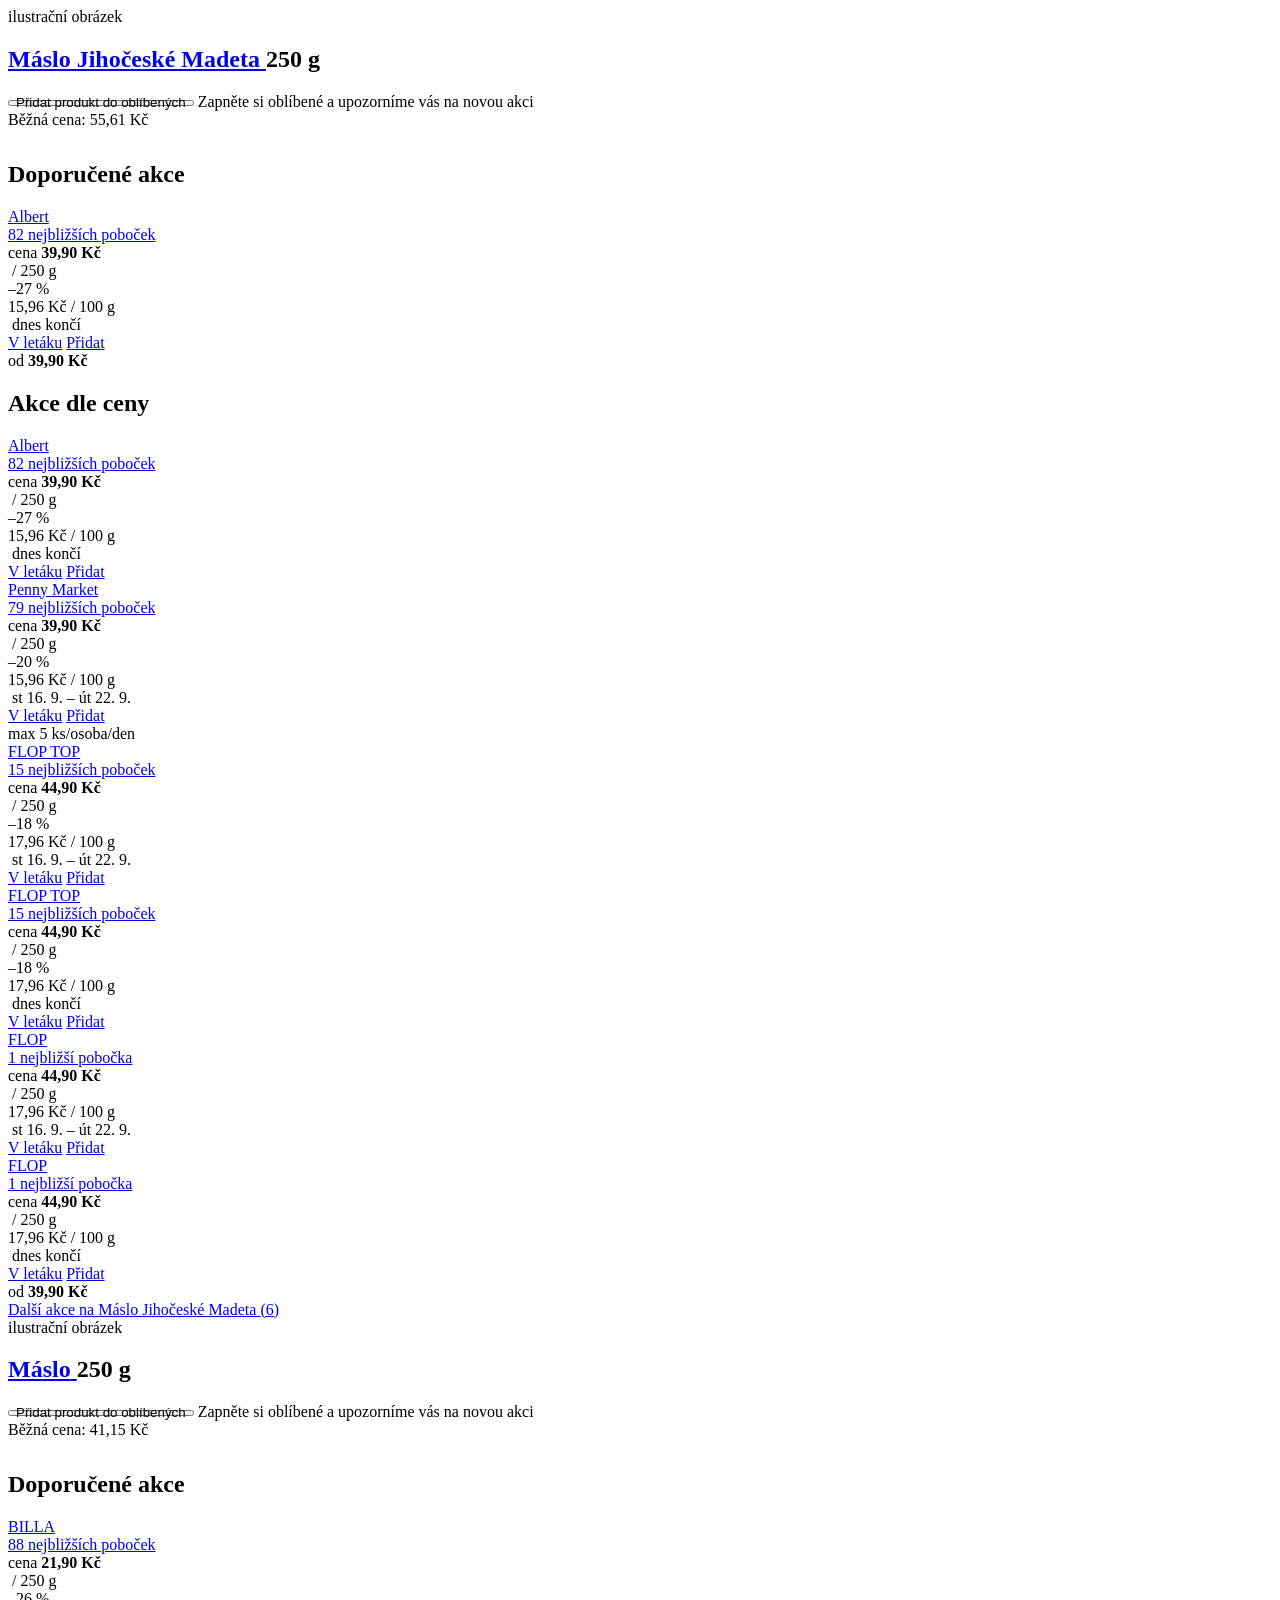
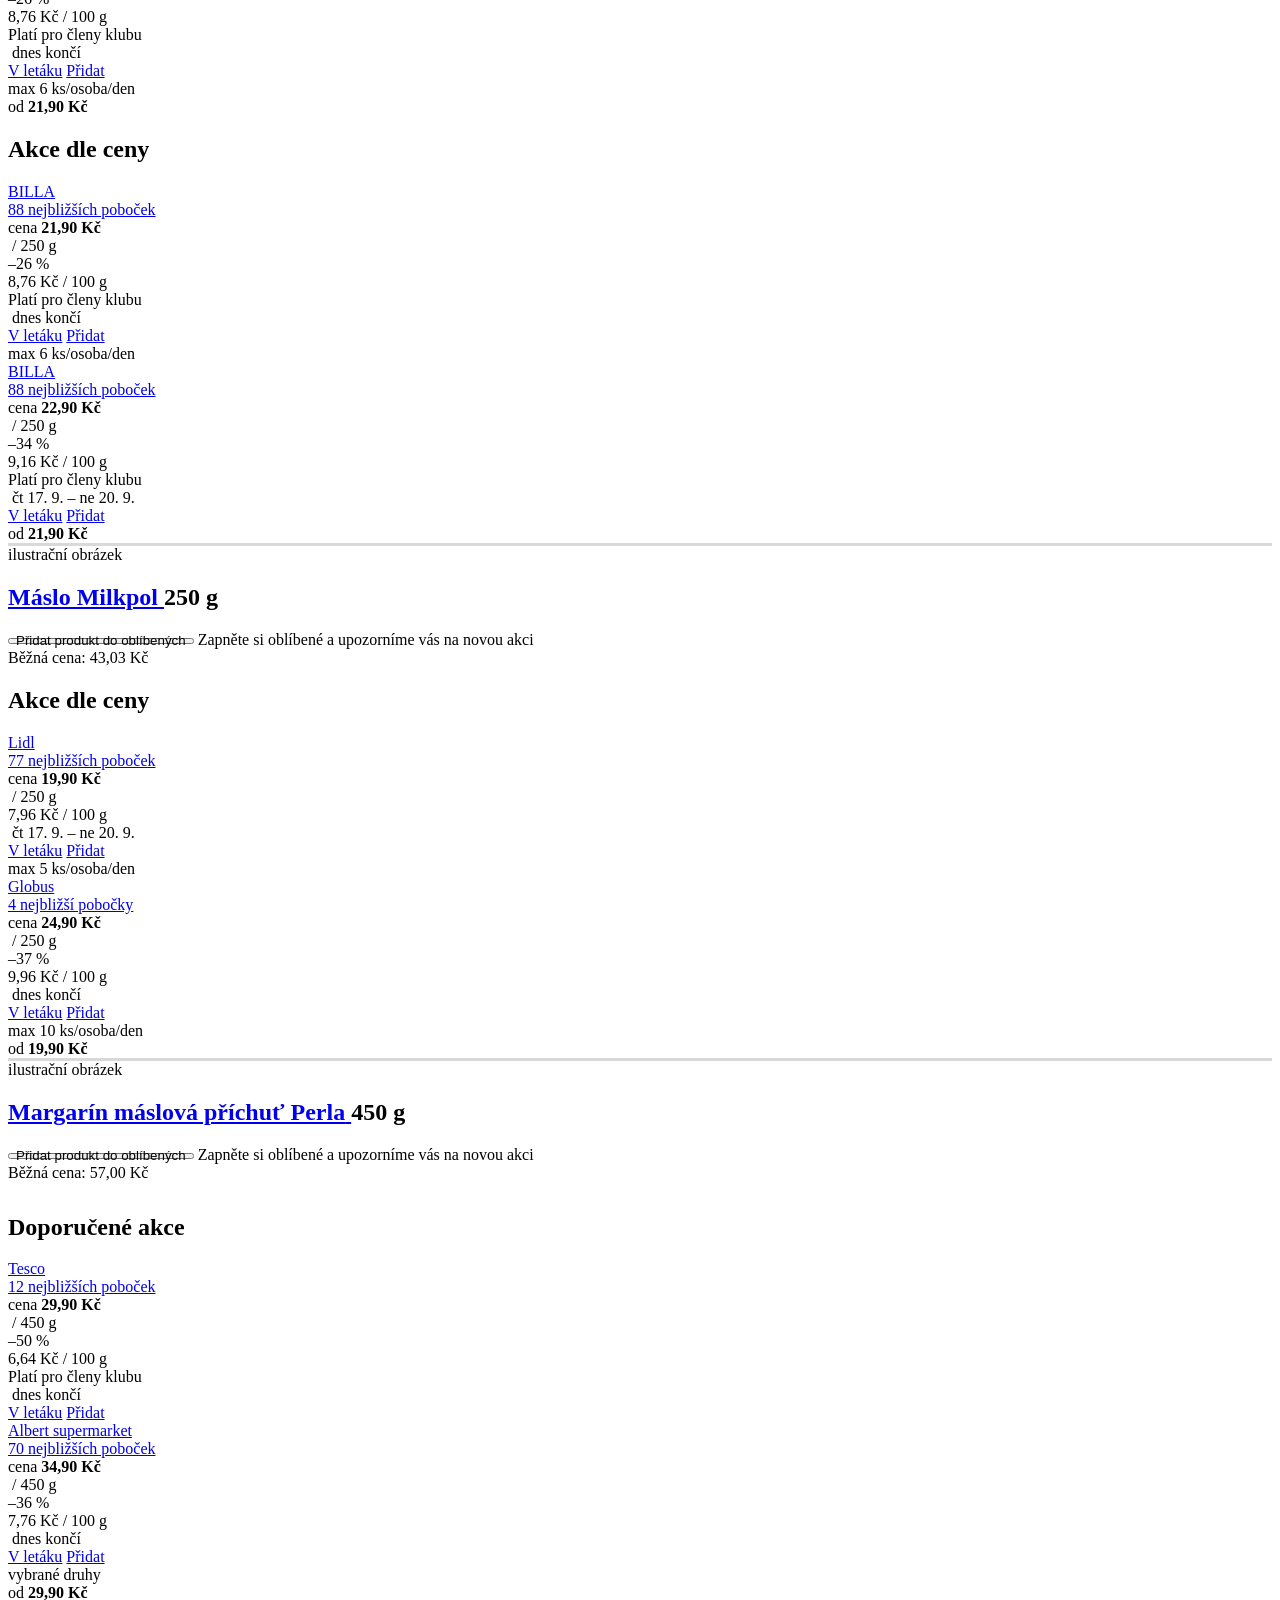
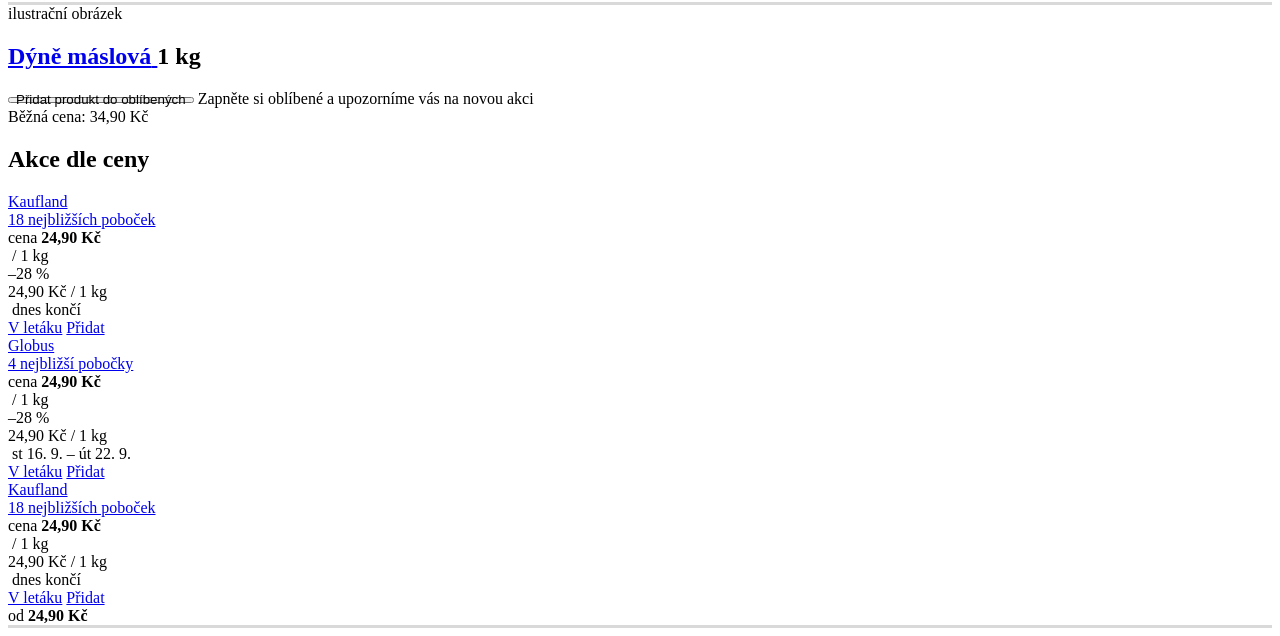
<file: tests/fixtures/kupi_maslo.html>
<html><body>
<div class="group_discounts active" data-page="1" data-sponzored="false" data-sponzored-discount="false" data-sponzored-product="false">
<div class="absolute product_target" id="1157" style="top: -80px;"></div>
<div class="product--wrap" data-advert="product" data-advert-group="search" data-advert-position="1" data-product="1157" data-product-id="1157">
<div class="product_image">
<a aria-hidden="true" class="open_detail product_link_history" data-product="maslo-jihoceske-madeta" data-product-id="1157" href="/sleva/maslo-jihoceske-madeta" tabindex="-1" title="Máslo Jihočeské Madeta">

</a>
<span class="label-supplement">ilustrační obrázek</span>
</div>
<div class="relative product_discounts">
<div class="wide left">
<div class="relative product_name_around" style="margin-right: 32px;">
<div class="product_name wide">
<h2>
<a aria-label="Máslo Jihočeské Madeta v akci za 39,90 Kč" class="product_link_history" href="/sleva/maslo-jihoceske-madeta" title="Máslo Jihočeské Madeta">
<strong>Máslo Jihočeské Madeta</strong>
</a>
<span class="nowrap">
<span>250 g</span>
</span>
</h2>
<div class="product_my_leaflet">
<div class="save_item_content nologin_save_item" data-idf="product_discounts_1157">
<span class="link_content">
<span class="spinner-absolute spinner-btn no_content hdn"><span class="js-loader"></span></span>
<button aria-label="Přidat produkt do oblíbených - nutné přihlášení uživatele" class="toggle_saved_item btn btn_default top_link link_heart" data-action="click" data-fn="rusInit" data-idf="product_discounts_1157" data-item="1157" data-rustmp="1" data-type="product" style="line-height: 0;"><span>Přidat produkt do oblíbených</span></button>
</span>
<span class="saved_item_text">
                                                            Zapněte si oblíbené a upozorníme vás na novou akci
                                    		    </span>
</div>
</div>
<div class="avg_price" id="price_1157">Běžná cena: <span>55,61</span> Kč</div>
</div>
</div>
</div>
</div>
</div>
<div class="clear"></div>
<h2 class="discounts_heading recommended_heading" style="margin-top: 2rem;">Doporučené akce</h2>
<div class="promo_discounts recommended_discounts">
<div class="relative product_discounts product_discounts_overview" data-product-target="1157">
<div class="wide discounts_table" data-advert-group="search">
<div class="discount_row log_discount only_discount" data-discount="10892286" data-highlight="false" data-key="250-g" data-position="1" data-product="1157" data-shop="3" data-show="true" data-sponzored="false" id="discount_10892286">
<div class="flex">
<div class="discounts_shop_wrap">
<div class="discounts_shop_image">
<a class="product_link_history" data-product="maslo-jihoceske-madeta" href="/letaky/albert" title="Albert leták">

</a>
</div>
<div class="discounts_shop_info">
<span class="discounts_shop_name">
<a class="product_link_history" data-product="maslo-jihoceske-madeta" href="/letaky/albert" title="Albert">
<span>
                                                                                            Albert
                                                                                                                                                                                                                                        </span>
</a>
</span>
<div class="discounts_markets">
<a class="product_link_history" data-product="maslo-jihoceske-madeta" data-shop="Albert" href="/obchod/albert/albert-praha-1-namesti-republiky-1078-1" title="Albert">82 nejbližších poboček</a>
</div>
</div>
</div>
<div class="discounts_price">
<div class="price_wrap">
<span class="discount_price_label">cena</span>
<strong class="discount_price_value">39,90 Kč</strong>
<div class="amount_percentage">
<div class="discount_amount"> / 250 g</div>
<div class="discount_percentage">–27 %</div>
</div>
</div>
<span class="price_per_unit">
                                                                            15,96 Kč / 100 g
                                                                    </span>
</div>
<div class="discounts_list_add">
<div class="discounts_validity valid_discount">
<div class="flex">
<div style="width: 100%; padding-left: 4px;">
                                                                                                                                                                                                                                                dnes končí
                                                                                                                                                                                                                            </div>
</div>
</div>
<a class="btn btn_colored btn_link_leaflet" data-discount="10892286" data-icon-btn="true" href="/letak/albert-hypermarket-letak-648?page=24&amp;map=212616633" title="Prohlédnout leták Albert s akcí Máslo Jihočeské Madeta">

<span>V letáku</span></a>
<a aria-label="Přidat Máslo Jihočeské Madeta do nákupního seznamu" class="btn btn_colored btn_list_add no_login" data-icon-btn="true" data-price="39.9" data-product="Máslo Jihočeské Madeta" data-product-id="1157" data-shop="3" href="#10892286" role="button" title="Přidat Máslo Jihočeské Madeta do nákupního seznamu">

<span class="btn_text">Přidat</span></a>
</div>
</div>
</div>
</div>
</div>
<div class="product_price_from">
        od <strong>39,90 Kč</strong>
</div>
</div>
<div class="promo_discounts">
<h2 class="discounts_heading">Akce dle ceny</h2>
<div class="relative product_discounts product_discounts_overview" data-product-target="1157">
<div class="wide discounts_table" data-advert-group="search">
<div class="discount_row log_discount only_discount" data-discount="10892286" data-highlight="false" data-key="250-g" data-position="1" data-product="1157" data-shop="3" data-show="true" data-sponzored="false" id="discount_10892286">
<div class="flex">
<div class="discounts_shop_wrap">
<div class="discounts_shop_image">
<a class="product_link_history" data-product="maslo-jihoceske-madeta" href="/letaky/albert" title="Albert leták">

</a>
</div>
<div class="discounts_shop_info">
<span class="discounts_shop_name">
<a class="product_link_history" data-product="maslo-jihoceske-madeta" href="/letaky/albert" title="Albert">
<span>
                                                                                            Albert
                                                                                                                                                                                                                                        </span>
</a>
</span>
<div class="discounts_markets">
<a class="product_link_history" data-product="maslo-jihoceske-madeta" data-shop="Albert" href="/obchod/albert/albert-praha-1-namesti-republiky-1078-1" title="Albert">82 nejbližších poboček</a>
</div>
</div>
</div>
<div class="discounts_price">
<div class="price_wrap">
<span class="discount_price_label">cena</span>
<strong class="discount_price_value">39,90 Kč</strong>
<div class="amount_percentage">
<div class="discount_amount"> / 250 g</div>
<div class="discount_percentage">–27 %</div>
</div>
</div>
<span class="price_per_unit">
                                                                            15,96 Kč / 100 g
                                                                    </span>
</div>
<div class="discounts_list_add">
<div class="discounts_validity valid_discount">
<div class="flex">
<div style="width: 100%; padding-left: 4px;">
                                                                                                                                                                                                                                                dnes končí
                                                                                                                                                                                                                            </div>
</div>
</div>
<a class="btn btn_colored btn_link_leaflet" data-discount="10892286" data-icon-btn="true" href="/letak/albert-hypermarket-letak-648?page=24&amp;map=212616633" title="Prohlédnout leták Albert s akcí Máslo Jihočeské Madeta">

<span>V letáku</span></a>
<a aria-label="Přidat Máslo Jihočeské Madeta do nákupního seznamu" class="btn btn_colored btn_list_add no_login" data-icon-btn="true" data-price="39.9" data-product="Máslo Jihočeské Madeta" data-product-id="1157" data-shop="3" href="#10892286" role="button" title="Přidat Máslo Jihočeské Madeta do nákupního seznamu">

<span class="btn_text">Přidat</span></a>
</div>
</div>
</div>
<div class="discount_row log_discount only_discount" data-discount="10985388" data-highlight="false" data-key="250-g" data-position="2" data-product="1157" data-shop="7" data-show="true" data-sponzored="false" id="discount_10985388">
<div class="flex">
<div class="discounts_shop_wrap">
<div class="discounts_shop_image">
<a class="product_link_history" data-product="maslo-jihoceske-madeta" href="/letaky/penny-market" title="Penny Market leták">

</a>
</div>
<div class="discounts_shop_info">
<span class="discounts_shop_name">
<a class="product_link_history" data-product="maslo-jihoceske-madeta" href="/letaky/penny-market" title="Penny Market">
<span>
                                                                                            Penny Market
                                                                                                                                                                                                                                        </span>
</a>
</span>
<div class="discounts_markets">
<a class="product_link_history" data-product="maslo-jihoceske-madeta" data-shop="Penny Market" href="/obchod/penny-market/penny-market-praha-hradecka" title="Penny Market">79 nejbližších poboček</a>
</div>
</div>
</div>
<div class="discounts_price price_future_discount">
<div class="price_wrap">
<span class="discount_price_label">cena</span>
<strong class="discount_price_value">39,90 Kč</strong>
<div class="amount_percentage">
<div class="discount_amount"> / 250 g</div>
<div class="discount_percentage">–20 %</div>
</div>
</div>
<span class="price_per_unit">
                                                                            15,96 Kč / 100 g
                                                                    </span>
</div>
<div class="discounts_list_add">
<div class="discounts_validity">
<div class="flex">
<div style="width: 100%; padding-left: 4px;">
                                                                                                                                                                                                                                                st 16. 9.  – út 22. 9. 
                                                                                                                                                                                                                            </div>
</div>
</div>
<a class="btn btn_colored btn_link_leaflet" data-discount="10985388" data-icon-btn="true" href="/letak/penny-market-letak-541?page=6&amp;map=213342726" title="Prohlédnout leták Penny Market s akcí Máslo Jihočeské Madeta">

<span>V letáku</span></a>
<a aria-label="Přidat Máslo Jihočeské Madeta do nákupního seznamu" class="btn btn_colored btn_list_add no_login" data-icon-btn="true" data-price="39.9" data-product="Máslo Jihočeské Madeta" data-product-id="1157" data-shop="7" href="#10985388" role="button" title="Přidat Máslo Jihočeské Madeta do nákupního seznamu">

<span class="btn_text">Přidat</span></a>
</div>
</div>
<div class="discount_note">

<span>max 5 ks/osoba/den</span>
</div>
</div>
<div class="discount_row log_discount only_discount" data-discount="10948461" data-highlight="false" data-key="250-g" data-position="3" data-product="1157" data-shop="3510" data-show="true" data-sponzored="false" id="discount_10948461">
<div class="flex">
<div class="discounts_shop_wrap">
<div class="discounts_shop_image">
<a class="product_link_history" data-product="maslo-jihoceske-madeta" href="/letaky/flop-top" title="FLOP TOP leták">

</a>
</div>
<div class="discounts_shop_info">
<span class="discounts_shop_name">
<a class="product_link_history" data-product="maslo-jihoceske-madeta" href="/letaky/flop-top" title="FLOP TOP">
<span>
                                                                                            FLOP TOP
                                                                                                                                                                                                                                        </span>
</a>
<div class="badge_new"></div>
</span>
<div class="discounts_markets">
<a class="product_link_history" data-product="maslo-jihoceske-madeta" data-shop="FLOP TOP" href="/obchod/flop-top/flop-praha-12-modrany-pertoldova" title="FLOP TOP">15 nejbližších poboček</a>
</div>
</div>
</div>
<div class="discounts_price price_future_discount">
<div class="price_wrap">
<span class="discount_price_label">cena</span>
<strong class="discount_price_value">44,90 Kč</strong>
<div class="amount_percentage">
<div class="discount_amount"> / 250 g</div>
<div class="discount_percentage">–18 %</div>
</div>
</div>
<span class="price_per_unit">
                                                                            17,96 Kč / 100 g
                                                                    </span>
</div>
<div class="discounts_list_add">
<div class="discounts_validity">
<div class="flex">
<div style="width: 100%; padding-left: 4px;">
                                                                                                                                                                                                                                                st 16. 9.  – út 22. 9. 
                                                                                                                                                                                                                            </div>
</div>
</div>
<a class="btn btn_colored btn_link_leaflet" data-discount="10948461" data-icon-btn="true" href="/letak/flop-top-letak-225?map=213358797" title="Prohlédnout leták FLOP TOP s akcí Máslo Jihočeské Madeta">

<span>V letáku</span></a>
<a aria-label="Přidat Máslo Jihočeské Madeta do nákupního seznamu" class="btn btn_colored btn_list_add no_login" data-icon-btn="true" data-price="44.9" data-product="Máslo Jihočeské Madeta" data-product-id="1157" data-shop="3510" href="#10948461" role="button" title="Přidat Máslo Jihočeské Madeta do nákupního seznamu">

<span class="btn_text">Přidat</span></a>
</div>
</div>
</div>
<div class="discount_row log_discount only_discount hidden_discount" data-discount="10904886" data-highlight="false" data-key="250-g" data-position="4" data-product="1157" data-shop="3510" data-show="true" data-sponzored="false" id="discount_10904886">
<div class="flex">
<div class="discounts_shop_wrap">
<div class="discounts_shop_image">
<a class="product_link_history" data-product="maslo-jihoceske-madeta" href="/letaky/flop-top" title="FLOP TOP leták">

</a>
</div>
<div class="discounts_shop_info">
<span class="discounts_shop_name">
<a class="product_link_history" data-product="maslo-jihoceske-madeta" href="/letaky/flop-top" title="FLOP TOP">
<span>
                                                                                            FLOP TOP
                                                                                                                                                                                                                                        </span>
</a>
</span>
<div class="discounts_markets">
<a class="product_link_history" data-product="maslo-jihoceske-madeta" data-shop="FLOP TOP" href="/obchod/flop-top/flop-praha-12-modrany-pertoldova" title="FLOP TOP">15 nejbližších poboček</a>
</div>
</div>
</div>
<div class="discounts_price">
<div class="price_wrap">
<span class="discount_price_label">cena</span>
<strong class="discount_price_value">44,90 Kč</strong>
<div class="amount_percentage">
<div class="discount_amount"> / 250 g</div>
<div class="discount_percentage">–18 %</div>
</div>
</div>
<span class="price_per_unit">
                                                                            17,96 Kč / 100 g
                                                                    </span>
</div>
<div class="discounts_list_add">
<div class="discounts_validity valid_discount">
<div class="flex">
<div style="width: 100%; padding-left: 4px;">
                                                                                                                                                                                                                                                dnes končí
                                                                                                                                                                                                                            </div>
</div>
</div>
<a class="btn btn_colored btn_link_leaflet" data-discount="10904886" data-icon-btn="true" href="/letak/flop-top-letak-224?map=212631171" title="Prohlédnout leták FLOP TOP s akcí Máslo Jihočeské Madeta">

<span>V letáku</span></a>
<a aria-label="Přidat Máslo Jihočeské Madeta do nákupního seznamu" class="btn btn_colored btn_list_add no_login" data-icon-btn="true" data-price="44.9" data-product="Máslo Jihočeské Madeta" data-product-id="1157" data-shop="3510" href="#10904886" role="button" title="Přidat Máslo Jihočeské Madeta do nákupního seznamu">

<span class="btn_text">Přidat</span></a>
</div>
</div>
</div>
<div class="discount_row log_discount only_discount hidden_discount" data-discount="10947939" data-highlight="false" data-key="250-g" data-position="5" data-product="1157" data-shop="235" data-show="true" data-sponzored="false" id="discount_10947939">
<div class="flex">
<div class="discounts_shop_wrap">
<div class="discounts_shop_image">
<a class="product_link_history" data-product="maslo-jihoceske-madeta" href="/letaky/flop" title="FLOP leták">

</a>
</div>
<div class="discounts_shop_info">
<span class="discounts_shop_name">
<a class="product_link_history" data-product="maslo-jihoceske-madeta" href="/letaky/flop" title="FLOP">
<span>
                                                                                            FLOP                                                                                    </span>
</a>
<div class="badge_new"></div>
</span>
<div class="discounts_markets">
<a class="product_link_history" data-product="maslo-jihoceske-madeta" data-shop="FLOP" href="/obchod/flop/flop-ondrejov" title="FLOP">1 nejbližší pobočka</a>
</div>
</div>
</div>
<div class="discounts_price price_future_discount">
<div class="price_wrap">
<span class="discount_price_label">cena</span>
<strong class="discount_price_value">44,90 Kč</strong>
<div class="amount_percentage">
<div class="discount_amount"> / 250 g</div>
</div>
</div>
<span class="price_per_unit">
                                                                            17,96 Kč / 100 g
                                                                    </span>
</div>
<div class="discounts_list_add">
<div class="discounts_validity">
<div class="flex">
<div style="width: 100%; padding-left: 4px;">
                                                                                                                                                                                                                                                st 16. 9.  – út 22. 9. 
                                                                                                                                                                                                                            </div>
</div>
</div>
<a class="btn btn_colored btn_link_leaflet" data-discount="10947939" data-icon-btn="true" href="/letak/flop-letak-224?map=213344025" title="Prohlédnout leták FLOP s akcí Máslo Jihočeské Madeta">

<span>V letáku</span></a>
<a aria-label="Přidat Máslo Jihočeské Madeta do nákupního seznamu" class="btn btn_colored btn_list_add no_login" data-icon-btn="true" data-price="44.9" data-product="Máslo Jihočeské Madeta" data-product-id="1157" data-shop="235" href="#10947939" role="button" title="Přidat Máslo Jihočeské Madeta do nákupního seznamu">

<span class="btn_text">Přidat</span></a>
</div>
</div>
</div>
<div class="discount_row log_discount only_discount hidden_discount" data-discount="10900806" data-highlight="false" data-key="250-g" data-position="6" data-product="1157" data-shop="235" data-show="true" data-sponzored="false" id="discount_10900806">
<div class="flex">
<div class="discounts_shop_wrap">
<div class="discounts_shop_image">
<a class="product_link_history" data-product="maslo-jihoceske-madeta" href="/letaky/flop" title="FLOP leták">

</a>
</div>
<div class="discounts_shop_info">
<span class="discounts_shop_name">
<a class="product_link_history" data-product="maslo-jihoceske-madeta" href="/letaky/flop" title="FLOP">
<span>
                                                                                            FLOP                                                                                    </span>
</a>
</span>
<div class="discounts_markets">
<a class="product_link_history" data-product="maslo-jihoceske-madeta" data-shop="FLOP" href="/obchod/flop/flop-ondrejov" title="FLOP">1 nejbližší pobočka</a>
</div>
</div>
</div>
<div class="discounts_price">
<div class="price_wrap">
<span class="discount_price_label">cena</span>
<strong class="discount_price_value">44,90 Kč</strong>
<div class="amount_percentage">
<div class="discount_amount"> / 250 g</div>
</div>
</div>
<span class="price_per_unit">
                                                                            17,96 Kč / 100 g
                                                                    </span>
</div>
<div class="discounts_list_add">
<div class="discounts_validity valid_discount">
<div class="flex">
<div style="width: 100%; padding-left: 4px;">
                                                                                                                                                                                                                                                dnes končí
                                                                                                                                                                                                                            </div>
</div>
</div>
<a class="btn btn_colored btn_link_leaflet" data-discount="10900806" data-icon-btn="true" href="/letak/flop-letak-223?map=212628534" title="Prohlédnout leták FLOP s akcí Máslo Jihočeské Madeta">

<span>V letáku</span></a>
<a aria-label="Přidat Máslo Jihočeské Madeta do nákupního seznamu" class="btn btn_colored btn_list_add no_login" data-icon-btn="true" data-price="44.9" data-product="Máslo Jihočeské Madeta" data-product-id="1157" data-shop="235" href="#10900806" role="button" title="Přidat Máslo Jihočeské Madeta do nákupního seznamu">

<span class="btn_text">Přidat</span></a>
</div>
</div>
</div>
</div>
</div>
<div class="product_price_from">
        od <strong>39,90 Kč</strong>
</div>
<div class="discounts_show_all_shops only_discount" data-product="1157">
<a href="/sleva/maslo-jihoceske-madeta" title="Máslo Jihočeské Madeta v akci">
<span>Další akce na <span class="p_name">Máslo Jihočeské Madeta</span></span> <span class="d-count">(6)</span>

</a>
</div>
</div>
<div class="clear"></div>
</div>
<div class="group_discounts active" data-page="1" data-sponzored="false" data-sponzored-discount="false" data-sponzored-product="false">
<div class="absolute product_target" id="6905" style="top: -80px;"></div>
<div class="product--wrap" data-advert="product" data-advert-group="search" data-advert-position="2" data-product="6905" data-product-id="6905">
<div class="product_image">
<a aria-hidden="true" class="open_detail product_link_history" data-product="maslo" data-product-id="6905" href="/sleva/maslo" tabindex="-1" title="Máslo">

</a>
<span class="label-supplement">ilustrační obrázek</span>
</div>
<div class="relative product_discounts">
<div class="wide left">
<div class="relative product_name_around" style="margin-right: 32px;">
<div class="product_name wide">
<h2>
<a aria-label="Máslo v akci za 21,90 Kč" class="product_link_history" href="/sleva/maslo" title="Máslo">
<strong>Máslo</strong>
</a>
<span class="nowrap">
<span>250 g</span>
</span>
</h2>
<div class="product_my_leaflet">
<div class="save_item_content nologin_save_item" data-idf="product_discounts_6905">
<span class="link_content">
<span class="spinner-absolute spinner-btn no_content hdn"><span class="js-loader"></span></span>
<button aria-label="Přidat produkt do oblíbených - nutné přihlášení uživatele" class="toggle_saved_item btn btn_default top_link link_heart" data-action="click" data-fn="rusInit" data-idf="product_discounts_6905" data-item="6905" data-rustmp="1" data-type="product" style="line-height: 0;"><span>Přidat produkt do oblíbených</span></button>
</span>
<span class="saved_item_text">
                                                            Zapněte si oblíbené a upozorníme vás na novou akci
                                    		    </span>
</div>
</div>
<div class="avg_price" id="price_6905">Běžná cena: <span>41,15</span> Kč</div>
</div>
</div>
</div>
</div>
</div>
<div class="clear"></div>
<h2 class="discounts_heading recommended_heading" style="margin-top: 2rem;">Doporučené akce</h2>
<div class="promo_discounts recommended_discounts">
<div class="relative product_discounts product_discounts_overview" data-product-target="6905">
<div class="wide discounts_table" data-advert-group="search">
<div class="discount_row log_discount only_discount" data-discount="10916448" data-highlight="false" data-key="250-g" data-position="1" data-product="6905" data-shop="5" data-show="true" data-sponzored="false" id="discount_10916448">
<div class="flex">
<div class="discounts_shop_wrap">
<div class="discounts_shop_image">
<a class="product_link_history" data-product="maslo" href="/letaky/billa" title="BILLA leták">

</a>
</div>
<div class="discounts_shop_info">
<span class="discounts_shop_name">
<a class="product_link_history" data-product="maslo" href="/letaky/billa" title="BILLA">
<span>
                                                                                            BILLA
                                                                                                                                                                                                                                        </span>
</a>
</span>
<div class="discounts_markets">
<a class="product_link_history" data-product="maslo" data-shop="BILLA" href="/obchod/billa/billa-praha-2-vinohrady-wilsonova" title="BILLA">88 nejbližších poboček</a>
</div>
</div>
</div>
<div class="discounts_price">
<div class="price_wrap">
<span class="discount_price_label">cena</span>
<strong class="discount_price_value">21,90 Kč</strong>
<div class="amount_percentage">
<div class="discount_amount"> / 250 g</div>
<div class="discount_percentage">–26 %</div>
</div>
</div>
<span class="price_per_unit">
                                                                            8,76 Kč / 100 g
                                                                    </span>
<div class="discounts_club">
                                    Platí pro členy klubu                                </div>
</div>
<div class="discounts_list_add">
<div class="discounts_validity valid_discount">
<div class="flex">
<div style="width: 100%; padding-left: 4px;">
                                                                                                                                                                                                                                                dnes končí
                                                                                                                                                                                                                            </div>
</div>
</div>
<a class="btn btn_colored btn_link_leaflet" data-discount="10916448" data-icon-btn="true" href="/letak/billa-maly-letak-717?page=8&amp;map=213272325" title="Prohlédnout leták BILLA s akcí Máslo">

<span>V letáku</span></a>
<a aria-label="Přidat Máslo do nákupního seznamu" class="btn btn_colored btn_list_add no_login" data-icon-btn="true" data-price="21.9" data-product="Máslo" data-product-id="6905" data-shop="5" href="#10916448" role="button" title="Přidat Máslo do nákupního seznamu">

<span class="btn_text">Přidat</span></a>
</div>
</div>
<div class="discount_note">

<span>max 6 ks/osoba/den</span>
</div>
</div>
</div>
</div>
<div class="product_price_from">
        od <strong>21,90 Kč</strong>
</div>
</div>
<div class="promo_discounts">
<h2 class="discounts_heading">Akce dle ceny</h2>
<div class="relative product_discounts product_discounts_overview" data-product-target="6905">
<div class="wide discounts_table" data-advert-group="search">
<div class="discount_row log_discount only_discount" data-discount="10916448" data-highlight="false" data-key="250-g" data-position="1" data-product="6905" data-shop="5" data-show="true" data-sponzored="false" id="discount_10916448">
<div class="flex">
<div class="discounts_shop_wrap">
<div class="discounts_shop_image">
<a class="product_link_history" data-product="maslo" href="/letaky/billa" title="BILLA leták">

</a>
</div>
<div class="discounts_shop_info">
<span class="discounts_shop_name">
<a class="product_link_history" data-product="maslo" href="/letaky/billa" title="BILLA">
<span>
                                                                                            BILLA
                                                                                                                                                                                                                                        </span>
</a>
</span>
<div class="discounts_markets">
<a class="product_link_history" data-product="maslo" data-shop="BILLA" href="/obchod/billa/billa-praha-2-vinohrady-wilsonova" title="BILLA">88 nejbližších poboček</a>
</div>
</div>
</div>
<div class="discounts_price">
<div class="price_wrap">
<span class="discount_price_label">cena</span>
<strong class="discount_price_value">21,90 Kč</strong>
<div class="amount_percentage">
<div class="discount_amount"> / 250 g</div>
<div class="discount_percentage">–26 %</div>
</div>
</div>
<span class="price_per_unit">
                                                                            8,76 Kč / 100 g
                                                                    </span>
<div class="discounts_club">
                                    Platí pro členy klubu                                </div>
</div>
<div class="discounts_list_add">
<div class="discounts_validity valid_discount">
<div class="flex">
<div style="width: 100%; padding-left: 4px;">
                                                                                                                                                                                                                                                dnes končí
                                                                                                                                                                                                                            </div>
</div>
</div>
<a class="btn btn_colored btn_link_leaflet" data-discount="10916448" data-icon-btn="true" href="/letak/billa-maly-letak-717?page=8&amp;map=213272325" title="Prohlédnout leták BILLA s akcí Máslo">

<span>V letáku</span></a>
<a aria-label="Přidat Máslo do nákupního seznamu" class="btn btn_colored btn_list_add no_login" data-icon-btn="true" data-price="21.9" data-product="Máslo" data-product-id="6905" data-shop="5" href="#10916448" role="button" title="Přidat Máslo do nákupního seznamu">

<span class="btn_text">Přidat</span></a>
</div>
</div>
<div class="discount_note">

<span>max 6 ks/osoba/den</span>
</div>
</div>
<div class="discount_row log_discount only_discount" data-discount="10999632" data-highlight="false" data-key="250-g" data-position="2" data-product="6905" data-shop="5" data-show="true" data-sponzored="false" id="discount_10999632">
<div class="flex">
<div class="discounts_shop_wrap">
<div class="discounts_shop_image">
<a class="product_link_history" data-product="maslo" href="/letaky/billa" title="BILLA leták">

</a>
</div>
<div class="discounts_shop_info">
<span class="discounts_shop_name">
<a class="product_link_history" data-product="maslo" href="/letaky/billa" title="BILLA">
<span>
                                                                                            BILLA
                                                                                                                                                                                                                                        </span>
</a>
<div class="badge_new"></div>
</span>
<div class="discounts_markets">
<a class="product_link_history" data-product="maslo" data-shop="BILLA" href="/obchod/billa/billa-praha-2-vinohrady-wilsonova" title="BILLA">88 nejbližších poboček</a>
</div>
</div>
</div>
<div class="discounts_price price_future_discount">
<div class="price_wrap">
<span class="discount_price_label">cena</span>
<strong class="discount_price_value">22,90 Kč</strong>
<div class="amount_percentage">
<div class="discount_amount"> / 250 g</div>
<div class="discount_percentage">–34 %</div>
</div>
</div>
<span class="price_per_unit">
                                                                            9,16 Kč / 100 g
                                                                    </span>
<div class="discounts_club">
                                    Platí pro členy klubu                                </div>
</div>
<div class="discounts_list_add">
<div class="discounts_validity">
<div class="flex">
<div style="width: 100%; padding-left: 4px;">
                                                                                                                                                                                                                                                čt 17. 9.  – ne 20. 9. 
                                                                                                                                                                                                                            </div>
</div>
</div>
<a class="btn btn_colored btn_link_leaflet" data-discount="10999632" data-icon-btn="true" href="/letak/billa-velky-letak-289?map=214055616" title="Prohlédnout leták BILLA s akcí Máslo">

<span>V letáku</span></a>
<a aria-label="Přidat Máslo do nákupního seznamu" class="btn btn_colored btn_list_add no_login" data-icon-btn="true" data-price="22.9" data-product="Máslo" data-product-id="6905" data-shop="5" href="#10999632" role="button" title="Přidat Máslo do nákupního seznamu">

<span class="btn_text">Přidat</span></a>
</div>
</div>
</div>
</div>
</div>
<div class="product_price_from">
        od <strong>21,90 Kč</strong>
</div>
<div class="clear" style="border-top: 3px solid #d9d9d9;"></div>
</div>
<div class="clear"></div>
</div>
<div class="group_discounts active" data-page="1" data-sponzored="false" data-sponzored-discount="false" data-sponzored-product="false">
<div class="absolute product_target" id="9828" style="top: -80px;"></div>
<div class="product--wrap" data-advert="product" data-advert-group="search" data-advert-position="3" data-product="9828" data-product-id="9828">
<div class="product_image">
<a aria-hidden="true" class="open_detail product_link_history" data-product="maslo-milkpol" data-product-id="9828" href="/sleva/maslo-milkpol" tabindex="-1" title="Máslo Milkpol">

</a>
<span class="label-supplement">ilustrační obrázek</span>
</div>
<div class="relative product_discounts">
<div class="wide left">
<div class="relative product_name_around" style="margin-right: 32px;">
<div class="product_name wide">
<h2>
<a aria-label="Máslo Milkpol v akci za 19,90 Kč" class="product_link_history" href="/sleva/maslo-milkpol" title="Máslo Milkpol">
<strong>Máslo Milkpol</strong>
</a>
<span class="nowrap">
<span>250 g</span>
</span>
</h2>
<div class="product_my_leaflet">
<div class="save_item_content nologin_save_item" data-idf="product_discounts_9828">
<span class="link_content">
<span class="spinner-absolute spinner-btn no_content hdn"><span class="js-loader"></span></span>
<button aria-label="Přidat produkt do oblíbených - nutné přihlášení uživatele" class="toggle_saved_item btn btn_default top_link link_heart" data-action="click" data-fn="rusInit" data-idf="product_discounts_9828" data-item="9828" data-rustmp="1" data-type="product" style="line-height: 0;"><span>Přidat produkt do oblíbených</span></button>
</span>
<span class="saved_item_text">
                                                            Zapněte si oblíbené a upozorníme vás na novou akci
                                    		    </span>
</div>
</div>
<div class="avg_price" id="price_9828">Běžná cena: <span>43,03</span> Kč</div>
</div>
</div>
</div>
</div>
</div>
<div class="clear"></div>
<div class="promo_discounts">
<h2 class="discounts_heading">Akce dle ceny</h2>
<div class="relative product_discounts product_discounts_overview" data-product-target="9828">
<div class="wide discounts_table" data-advert-group="search">
<div class="discount_row log_discount only_discount" data-discount="10982754" data-highlight="false" data-key="250-g" data-position="1" data-product="9828" data-shop="6" data-show="true" data-sponzored="false" id="discount_10982754">
<div class="flex">
<div class="discounts_shop_wrap">
<div class="discounts_shop_image">
<a class="product_link_history" data-product="maslo-milkpol" href="/letaky/lidl" title="Lidl leták">

</a>
</div>
<div class="discounts_shop_info">
<span class="discounts_shop_name">
<a class="product_link_history" data-product="maslo-milkpol" href="/letaky/lidl" title="Lidl">
<span>
                                                                                            Lidl
                                                                                                                                                                                                                                        </span>
</a>
</span>
<div class="discounts_markets">
<a class="product_link_history" data-product="maslo-milkpol" data-shop="Lidl" href="/obchod/lidl/lidl-praha-vinohrady-italska" title="Lidl">77 nejbližších poboček</a>
</div>
</div>
</div>
<div class="discounts_price price_future_discount">
<div class="price_wrap">
<span class="discount_price_label">cena</span>
<strong class="discount_price_value">19,90 Kč</strong>
<div class="amount_percentage">
<div class="discount_amount"> / 250 g</div>
</div>
</div>
<span class="price_per_unit">
                                                                            7,96 Kč / 100 g
                                                                    </span>
</div>
<div class="discounts_list_add">
<div class="discounts_validity">
<div class="flex">
<div style="width: 100%; padding-left: 4px;">
                                                                                                                                                                                                                                                čt 17. 9.  – ne 20. 9. 
                                                                                                                                                                                                                            </div>
</div>
</div>
<a class="btn btn_colored btn_link_leaflet" data-discount="10982754" data-icon-btn="true" href="/letak/lidl-letak-od-ctvrtka-144?map=213339996" title="Prohlédnout leták Lidl s akcí Máslo Milkpol">

<span>V letáku</span></a>
<a aria-label="Přidat Máslo Milkpol do nákupního seznamu" class="btn btn_colored btn_list_add no_login" data-icon-btn="true" data-price="19.9" data-product="Máslo Milkpol" data-product-id="9828" data-shop="6" href="#10982754" role="button" title="Přidat Máslo Milkpol do nákupního seznamu">

<span class="btn_text">Přidat</span></a>
</div>
</div>
<div class="discount_note">

<span>max 5 ks/osoba/den</span>
</div>
</div>
<div class="discount_row log_discount only_discount" data-discount="10908780" data-highlight="false" data-key="250-g" data-position="2" data-product="9828" data-shop="27" data-show="true" data-sponzored="false" id="discount_10908780">
<div class="flex">
<div class="discounts_shop_wrap">
<div class="discounts_shop_image">
<a class="product_link_history" data-product="maslo-milkpol" href="/letaky/globus" title="Globus leták">

</a>
</div>
<div class="discounts_shop_info">
<span class="discounts_shop_name">
<a class="product_link_history" data-product="maslo-milkpol" href="/letaky/globus" title="Globus">
<span>
                                                                                            Globus
                                                                                                                                                                                                                                        </span>
</a>
</span>
<div class="discounts_markets">
<a class="product_link_history" data-product="maslo-milkpol" data-shop="Globus" href="/obchod/globus/globus-praha-sterboholy-nakupni" title="Globus">4 nejbližší pobočky</a>
</div>
</div>
</div>
<div class="discounts_price">
<div class="price_wrap">
<span class="discount_price_label">cena</span>
<strong class="discount_price_value">24,90 Kč</strong>
<div class="amount_percentage">
<div class="discount_amount"> / 250 g</div>
<div class="discount_percentage">–37 %</div>
</div>
</div>
<span class="price_per_unit">
                                                                            9,96 Kč / 100 g
                                                                    </span>
</div>
<div class="discounts_list_add">
<div class="discounts_validity valid_discount">
<div class="flex">
<div style="width: 100%; padding-left: 4px;">
                                                                                                                                                                                                                                                dnes končí
                                                                                                                                                                                                                            </div>
</div>
</div>
<a class="btn btn_colored btn_link_leaflet" data-discount="10908780" data-icon-btn="true" href="/letak/globus-letak-praha-sterboholy-176?page=22&amp;map=212971134" title="Prohlédnout leták Globus s akcí Máslo Milkpol">

<span>V letáku</span></a>
<a aria-label="Přidat Máslo Milkpol do nákupního seznamu" class="btn btn_colored btn_list_add no_login" data-icon-btn="true" data-price="24.9" data-product="Máslo Milkpol" data-product-id="9828" data-shop="27" href="#10908780" role="button" title="Přidat Máslo Milkpol do nákupního seznamu">

<span class="btn_text">Přidat</span></a>
</div>
</div>
<div class="discount_note">

<span>max 10 ks/osoba/den</span>
</div>
</div>
</div>
</div>
<div class="product_price_from">
        od <strong>19,90 Kč</strong>
</div>
<div class="clear" style="border-top: 3px solid #d9d9d9;"></div>
</div>
<div class="clear"></div>
</div>
<div class="group_discounts active" data-page="1" data-sponzored="false" data-sponzored-discount="false" data-sponzored-product="false">
<div class="absolute product_target" id="1265" style="top: -80px;"></div>
<div class="product--wrap" data-advert="product" data-advert-group="search" data-advert-position="13" data-product="1265" data-product-id="1265">
<div class="product_image">
<a aria-hidden="true" class="open_detail product_link_history" data-product="margarin-maslova-prichut-perla" data-product-id="1265" href="/sleva/margarin-maslova-prichut-perla" tabindex="-1" title="Margarín máslová příchuť Perla">

</a>
<span class="label-supplement">ilustrační obrázek</span>
</div>
<div class="relative product_discounts">
<div class="wide left">
<div class="relative product_name_around" style="margin-right: 32px;">
<div class="product_name wide">
<h2>
<a aria-label="Margarín máslová příchuť Perla v akci za 29,90 Kč" class="product_link_history" href="/sleva/margarin-maslova-prichut-perla" title="Margarín máslová příchuť Perla">
<strong>Margarín máslová příchuť Perla</strong>
</a>
<span class="nowrap">
<span>450 g</span>
</span>
</h2>
<div class="product_my_leaflet">
<div class="save_item_content nologin_save_item" data-idf="product_discounts_1265">
<span class="link_content">
<span class="spinner-absolute spinner-btn no_content hdn"><span class="js-loader"></span></span>
<button aria-label="Přidat produkt do oblíbených - nutné přihlášení uživatele" class="toggle_saved_item btn btn_default top_link link_heart" data-action="click" data-fn="rusInit" data-idf="product_discounts_1265" data-item="1265" data-rustmp="1" data-type="product" style="line-height: 0;"><span>Přidat produkt do oblíbených</span></button>
</span>
<span class="saved_item_text">
                                                            Zapněte si oblíbené a upozorníme vás na novou akci
                                    		    </span>
</div>
</div>
<div class="avg_price" id="price_1265">Běžná cena: <span>57,00</span> Kč</div>
</div>
</div>
</div>
</div>
</div>
<div class="clear"></div>
<h2 class="discounts_heading recommended_heading" style="margin-top: 2rem;">Doporučené akce</h2>
<div class="promo_discounts recommended_discounts">
<div class="relative product_discounts product_discounts_overview" data-product-target="1265">
<div class="wide discounts_table" data-advert-group="search">
<div class="discount_row log_discount only_discount" data-discount="10891458" data-highlight="false" data-key="450-g" data-position="1" data-product="1265" data-shop="1" data-show="true" data-sponzored="false" id="discount_10891458">
<div class="flex">
<div class="discounts_shop_wrap">
<div class="discounts_shop_image">
<a class="product_link_history" data-product="margarin-maslova-prichut-perla" href="/letaky/tesco" title="Tesco leták">

</a>
</div>
<div class="discounts_shop_info">
<span class="discounts_shop_name">
<a class="product_link_history" data-product="margarin-maslova-prichut-perla" href="/letaky/tesco" title="Tesco">
<span>
                                                                                            Tesco
                                                                                                    
                                                                                                                                    </span>
</a>
</span>
<div class="discounts_markets">
<a class="product_link_history" data-product="margarin-maslova-prichut-perla" data-shop="Tesco" href="/obchod/tesco/tesco-praha-10-jablonova" title="Tesco">12 nejbližších poboček</a>
</div>
</div>
</div>
<div class="discounts_price">
<div class="price_wrap">
<span class="discount_price_label">cena</span>
<strong class="discount_price_value">29,90 Kč</strong>
<div class="amount_percentage">
<div class="discount_amount"> / 450 g</div>
<div class="discount_percentage">–50 %</div>
</div>
</div>
<span class="price_per_unit">
                                                                            6,64 Kč / 100 g
                                                                    </span>
<div class="discounts_club">
                                    Platí pro členy klubu                                </div>
</div>
<div class="discounts_list_add">
<div class="discounts_validity valid_discount">
<div class="flex">
<div style="width: 100%; padding-left: 4px;">
                                                                                                                                                                                                                                                dnes končí
                                                                                                                                                                                                                            </div>
</div>
</div>
<a class="btn btn_colored btn_link_leaflet" data-discount="10891458" data-icon-btn="true" href="/letak/tesco-supermarket-letak-412?page=5&amp;map=212613291" title="Prohlédnout leták Tesco s akcí Margarín máslová příchuť Perla">

<span>V letáku</span></a>
<a aria-label="Přidat Margarín máslová příchuť Perla do nákupního seznamu" class="btn btn_colored btn_list_add no_login" data-icon-btn="true" data-price="29.9" data-product="Margarín máslová příchuť Perla" data-product-id="1265" data-shop="1" href="#10891458" role="button" title="Přidat Margarín máslová příchuť Perla do nákupního seznamu">

<span class="btn_text">Přidat</span></a>
</div>
</div>
</div>
<div class="discount_row log_discount only_discount" data-discount="10900443" data-highlight="false" data-key="450-g" data-position="2" data-product="1265" data-shop="3" data-show="true" data-sponzored="false" id="discount_10900443">
<div class="flex">
<div class="discounts_shop_wrap">
<div class="discounts_shop_image">
<a class="product_link_history" data-product="margarin-maslova-prichut-perla" href="/letaky/albert" title="Albert leták">

</a>
</div>
<div class="discounts_shop_info">
<span class="discounts_shop_name">
<a class="product_link_history" data-product="margarin-maslova-prichut-perla" href="/letaky/albert" title="Albert">
<span>
                                                                                            Albert
                                                                                                                                                            supermarket
                                                                                                                                                                                        </span>
</a>
</span>
<div class="discounts_markets">
<a class="product_link_history" data-product="margarin-maslova-prichut-perla" data-shop="Albert" href="/obchod/albert/albert-praha-1-namesti-republiky-1078-1" title="Albert">70 nejbližších poboček</a>
</div>
</div>
</div>
<div class="discounts_price">
<div class="price_wrap">
<span class="discount_price_label">cena</span>
<strong class="discount_price_value">34,90 Kč</strong>
<div class="amount_percentage">
<div class="discount_amount"> / 450 g</div>
<div class="discount_percentage">–36 %</div>
</div>
</div>
<span class="price_per_unit">
                                                                            7,76 Kč / 100 g
                                                                    </span>
</div>
<div class="discounts_list_add">
<div class="discounts_validity valid_discount">
<div class="flex">
<div style="width: 100%; padding-left: 4px;">
                                                                                                                                                                                                                                                dnes končí
                                                                                                                                                                                                                            </div>
</div>
</div>
<a class="btn btn_colored btn_link_leaflet" data-discount="10900443" data-icon-btn="true" href="/letak/albert-supermarket-letak-698?page=25&amp;map=212625759" title="Prohlédnout leták Albert s akcí Margarín máslová příchuť Perla">

<span>V letáku</span></a>
<a aria-label="Přidat Margarín máslová příchuť Perla do nákupního seznamu" class="btn btn_colored btn_list_add no_login" data-icon-btn="true" data-price="34.9" data-product="Margarín máslová příchuť Perla" data-product-id="1265" data-shop="3" href="#10900443" role="button" title="Přidat Margarín máslová příchuť Perla do nákupního seznamu">

<span class="btn_text">Přidat</span></a>
</div>
</div>
<div class="discount_note">

<span>vybrané druhy</span>
</div>
</div>
</div>
</div>
<div class="product_price_from">
        od <strong>29,90 Kč</strong>
</div>
</div>
<div class="promo_discounts">
<div class="clear" style="border-top: 3px solid #d9d9d9;"></div>
</div>
<div class="clear"></div>
</div>
<div class="group_discounts active" data-page="1" data-sponzored="false" data-sponzored-discount="false" data-sponzored-product="false">
<div class="absolute product_target" id="21392" style="top: -80px;"></div>
<div class="product--wrap" data-advert="product" data-advert-group="search" data-advert-position="16" data-product="21392" data-product-id="21392">
<div class="product_image">
<a aria-hidden="true" class="open_detail product_link_history" data-product="dyne-maslova" data-product-id="21392" href="/sleva/dyne-maslova" tabindex="-1" title="Dýně máslová">

</a>
<span class="label-supplement">ilustrační obrázek</span>
</div>
<div class="relative product_discounts">
<div class="wide left">
<div class="relative product_name_around" style="margin-right: 32px;">
<div class="product_name wide">
<h2>
<a aria-label="Dýně máslová v akci za 24,90 Kč" class="product_link_history" href="/sleva/dyne-maslova" title="Dýně máslová">
<strong>Dýně máslová</strong>
</a>
<span class="nowrap">
<span>1 kg</span>
</span>
</h2>
<div class="product_my_leaflet">
<div class="save_item_content nologin_save_item" data-idf="product_discounts_21392">
<span class="link_content">
<span class="spinner-absolute spinner-btn no_content hdn"><span class="js-loader"></span></span>
<button aria-label="Přidat produkt do oblíbených - nutné přihlášení uživatele" class="toggle_saved_item btn btn_default top_link link_heart" data-action="click" data-fn="rusInit" data-idf="product_discounts_21392" data-item="21392" data-rustmp="1" data-type="product" style="line-height: 0;"><span>Přidat produkt do oblíbených</span></button>
</span>
<span class="saved_item_text">
                                                            Zapněte si oblíbené a upozorníme vás na novou akci
                                    		    </span>
</div>
</div>
<div class="avg_price" id="price_21392">Běžná cena: <span>34,90</span> Kč</div>
</div>
</div>
</div>
</div>
</div>
<div class="clear"></div>
<div class="promo_discounts">
<h2 class="discounts_heading">Akce dle ceny</h2>
<div class="relative product_discounts product_discounts_overview" data-product-target="21392">
<div class="wide discounts_table" data-advert-group="search">
<div class="discount_row log_discount only_discount" data-discount="10911660" data-highlight="false" data-key="1-kg" data-position="1" data-product="21392" data-shop="4" data-show="true" data-sponzored="false" id="discount_10911660">
<div class="flex">
<div class="discounts_shop_wrap">
<div class="discounts_shop_image">
<a class="product_link_history" data-product="dyne-maslova" href="/letaky/kaufland" title="Kaufland leták">

</a>
</div>
<div class="discounts_shop_info">
<span class="discounts_shop_name">
<a class="product_link_history" data-product="dyne-maslova" href="/letaky/kaufland" title="Kaufland">
<span>
                                                                                            Kaufland
                                                                                                                                                                                                                                        </span>
</a>
</span>
<div class="discounts_markets">
<a class="product_link_history" data-product="dyne-maslova" data-shop="Kaufland" href="/obchod/kaufland/kaufland-praha-8-liben" title="Kaufland">18 nejbližších poboček</a>
</div>
</div>
</div>
<div class="discounts_price">
<div class="price_wrap">
<span class="discount_price_label">cena</span>
<strong class="discount_price_value">24,90 Kč</strong>
<div class="amount_percentage">
<div class="discount_amount"> / 1 kg</div>
<div class="discount_percentage">–28 %</div>
</div>
</div>
<span class="price_per_unit">
                                                                            24,90 Kč / 1 kg                                                                    </span>
</div>
<div class="discounts_list_add">
<div class="discounts_validity valid_discount">
<div class="flex">
<div style="width: 100%; padding-left: 4px;">
                                                                                                                                                                                                                                                dnes končí
                                                                                                                                                                                                                            </div>
</div>
</div>
<a class="btn btn_colored btn_link_leaflet" data-discount="10911660" data-icon-btn="true" href="/letak/kaufland-letak-praha-8-liben-537?page=4&amp;map=213199740" title="Prohlédnout leták Kaufland s akcí Dýně máslová">

<span>V letáku</span></a>
<a aria-label="Přidat Dýně máslová do nákupního seznamu" class="btn btn_colored btn_list_add no_login" data-icon-btn="true" data-price="24.9" data-product="Dýně máslová" data-product-id="21392" data-shop="4" href="#10911660" role="button" title="Přidat Dýně máslová do nákupního seznamu">

<span class="btn_text">Přidat</span></a>
</div>
</div>
</div>
<div class="discount_row log_discount only_discount" data-discount="10994511" data-highlight="false" data-key="1-kg" data-position="2" data-product="21392" data-shop="27" data-show="true" data-sponzored="false" id="discount_10994511">
<div class="flex">
<div class="discounts_shop_wrap">
<div class="discounts_shop_image">
<a class="product_link_history" data-product="dyne-maslova" href="/letaky/globus" title="Globus leták">

</a>
</div>
<div class="discounts_shop_info">
<span class="discounts_shop_name">
<a class="product_link_history" data-product="dyne-maslova" href="/letaky/globus" title="Globus">
<span>
                                                                                            Globus
                                                                                                                                                                                                                                        </span>
</a>
<div class="badge_new"></div>
</span>
<div class="discounts_markets">
<a class="product_link_history" data-product="dyne-maslova" data-shop="Globus" href="/obchod/globus/globus-praha-sterboholy-nakupni" title="Globus">4 nejbližší pobočky</a>
</div>
</div>
</div>
<div class="discounts_price price_future_discount">
<div class="price_wrap">
<span class="discount_price_label">cena</span>
<strong class="discount_price_value">24,90 Kč</strong>
<div class="amount_percentage">
<div class="discount_amount"> / 1 kg</div>
<div class="discount_percentage">–28 %</div>
</div>
</div>
<span class="price_per_unit">
                                                                            24,90 Kč / 1 kg                                                                    </span>
</div>
<div class="discounts_list_add">
<div class="discounts_validity">
<div class="flex">
<div style="width: 100%; padding-left: 4px;">
                                                                                                                                                                                                                                                st 16. 9.  – út 22. 9. 
                                                                                                                                                                                                                            </div>
</div>
</div>
<a class="btn btn_colored btn_link_leaflet" data-discount="10994511" data-icon-btn="true" href="/letak/globus-letak-praha-sterboholy-177?page=17&amp;map=213718401" title="Prohlédnout leták Globus s akcí Dýně máslová">

<span>V letáku</span></a>
<a aria-label="Přidat Dýně máslová do nákupního seznamu" class="btn btn_colored btn_list_add no_login" data-icon-btn="true" data-price="24.9" data-product="Dýně máslová" data-product-id="21392" data-shop="27" href="#10994511" role="button" title="Přidat Dýně máslová do nákupního seznamu">

<span class="btn_text">Přidat</span></a>
</div>
</div>
</div>
<div class="discount_row log_discount only_discount" data-discount="10911522" data-highlight="false" data-key="1-kg" data-position="3" data-product="21392" data-shop="4" data-show="true" data-sponzored="false" id="discount_10911522">
<div class="flex">
<div class="discounts_shop_wrap">
<div class="discounts_shop_image">
<a class="product_link_history" data-product="dyne-maslova" href="/letaky/kaufland" title="Kaufland leták">

</a>
</div>
<div class="discounts_shop_info">
<span class="discounts_shop_name">
<a class="product_link_history" data-product="dyne-maslova" href="/letaky/kaufland" title="Kaufland">
<span>
                                                                                            Kaufland
                                                                                                                                                                                                                                        </span>
</a>
</span>
<div class="discounts_markets">
<a class="product_link_history" data-product="dyne-maslova" data-shop="Kaufland" href="/obchod/kaufland/kaufland-praha-8-liben" title="Kaufland">18 nejbližších poboček</a>
</div>
</div>
</div>
<div class="discounts_price">
<div class="price_wrap">
<span class="discount_price_label">cena</span>
<strong class="discount_price_value">24,90 Kč</strong>
<div class="amount_percentage">
<div class="discount_amount"> / 1 kg</div>
</div>
</div>
<span class="price_per_unit">
                                                                            24,90 Kč / 1 kg                                                                    </span>
</div>
<div class="discounts_list_add">
<div class="discounts_validity valid_discount">
<div class="flex">
<div style="width: 100%; padding-left: 4px;">
                                                                                                                                                                                                                                                dnes končí
                                                                                                                                                                                                                            </div>
</div>
</div>
<a class="btn btn_colored btn_link_leaflet" data-discount="10911522" data-icon-btn="true" href="/letak/kaufland-letak-praha-8-liben-537?page=3&amp;map=213199707" title="Prohlédnout leták Kaufland s akcí Dýně máslová">

<span>V letáku</span></a>
<a aria-label="Přidat Dýně máslová do nákupního seznamu" class="btn btn_colored btn_list_add no_login" data-icon-btn="true" data-price="24.9" data-product="Dýně máslová" data-product-id="21392" data-shop="4" href="#10911522" role="button" title="Přidat Dýně máslová do nákupního seznamu">

<span class="btn_text">Přidat</span></a>
</div>
</div>
</div>
</div>
</div>
<div class="product_price_from">
        od <strong>24,90 Kč</strong>
</div>
<div class="clear" style="border-top: 3px solid #d9d9d9;"></div>
</div>
<div class="clear"></div>
</div>
</body></html>
</file>
<file: docs/auth/auth.css>
/* Vareska – account pages (password reset, landing). Standalone, light/dark. */
:root {
  --bg: #f6f7f9; --surface: #ffffff; --surface-2: #eef0f4; --text: #1c1e21; --text-2: #5c6370;
  --border: #dfe3ea; --primary: #1a73e8; --primary-text: #ffffff; --primary-soft: #e3eefc;
  --ok: #1e8e3e; --ok-soft: #e6f4ea; --warn: #b26a00; --warn-soft: #fff3e0; --err: #c5221f; --err-soft: #fce8e6;
  --shadow: 0 1px 2px rgba(0,0,0,.08), 0 1px 6px rgba(0,0,0,.06); --radius: 14px;
  --sans: "Roboto", "Segoe UI", system-ui, -apple-system, sans-serif;
}
@media (prefers-color-scheme: dark) {
  :root {
    --bg: #121417; --surface: #1c1f24; --surface-2: #262a31; --text: #e8eaed; --text-2: #9aa0a6;
    --border: #343a43; --primary: #8ab4f8; --primary-text: #0b1a33; --primary-soft: #1f2d44;
    --ok: #81c995; --ok-soft: #1c3226; --warn: #fdd663; --warn-soft: #3a2f10; --err: #f28b82; --err-soft: #3d1f1d;
    --shadow: 0 1px 2px rgba(0,0,0,.5), 0 1px 6px rgba(0,0,0,.4);
  }
}
* { box-sizing: border-box; }
html, body { margin: 0; padding: 0; }
body { font-family: var(--sans); font-size: 15px; line-height: 1.5; color: var(--text); background: var(--bg); min-height: 100vh; display: flex; flex-direction: column; }
a { color: var(--primary); }
button, input { font: inherit; color: inherit; }
main { flex: 1; width: 100%; max-width: 460px; margin: 0 auto; padding: 32px 16px; }
.brand { display: flex; align-items: center; gap: 10px; font-weight: 600; font-size: 20px; margin-bottom: 20px; }
.brand .logo { width: 36px; height: 36px; border-radius: 10px; background: var(--primary); color: var(--primary-text); display: grid; place-items: center; font-size: 20px; }
.card { background: var(--surface); border: 1px solid var(--border); border-radius: var(--radius); padding: 20px; box-shadow: var(--shadow); }
h1 { font-size: 20px; margin: 0 0 8px; font-weight: 600; }
p { margin: 0 0 10px; }
.muted { color: var(--text-2); }
.small { font-size: 13px; }
.field { display: flex; flex-direction: column; gap: 4px; margin-bottom: 14px; }
.field label { font-size: 13px; color: var(--text-2); font-weight: 500; }
.input { width: 100%; padding: 10px 12px; border: 1px solid var(--border); border-radius: 8px; background: var(--surface); outline: none; }
.input:focus { border-color: var(--primary); box-shadow: 0 0 0 2px var(--primary-soft); }
.btn { display: inline-flex; align-items: center; justify-content: center; gap: 6px; border: 1px solid var(--border); background: var(--surface); padding: 10px 18px; border-radius: 22px; cursor: pointer; font-weight: 500; }
.btn.primary { background: var(--primary); color: var(--primary-text); border-color: transparent; width: 100%; }
.btn:disabled { opacity: .5; cursor: not-allowed; }
.notice { padding: 10px 12px; border-radius: 8px; background: var(--surface-2); margin-bottom: 14px; border-left: 4px solid var(--border); }
.notice.ok { border-left-color: var(--ok); background: var(--ok-soft); }
.notice.warn { border-left-color: var(--warn); background: var(--warn-soft); }
.notice.err { border-left-color: var(--err); background: var(--err-soft); }
.notice.info { border-left-color: var(--primary); background: var(--primary-soft); }
.links { list-style: none; padding: 0; margin: 12px 0 0; }
.links li { padding: 8px 0; border-bottom: 1px solid var(--border); }
.links li:last-child { border-bottom: 0; }
[hidden] { display: none !important; }
footer { text-align: center; color: var(--text-2); font-size: 12.5px; padding: 16px; }
</file>
